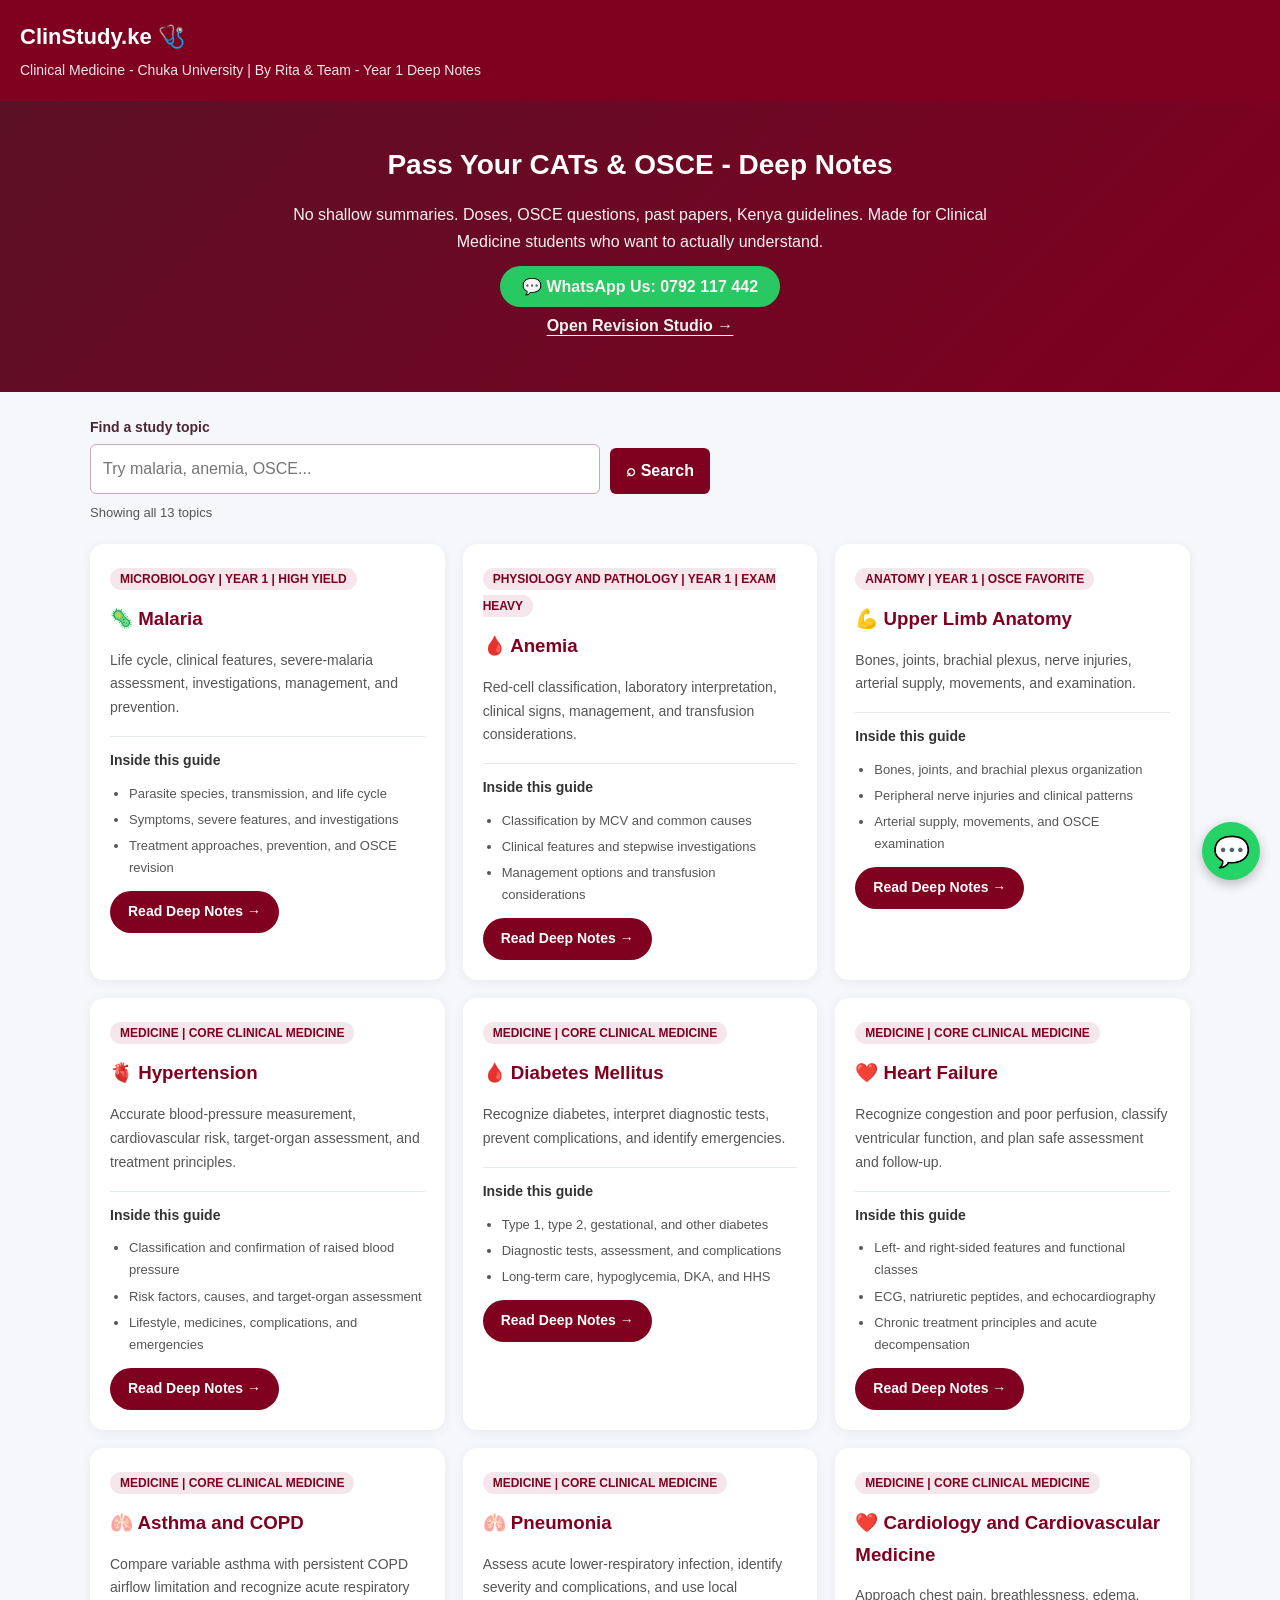
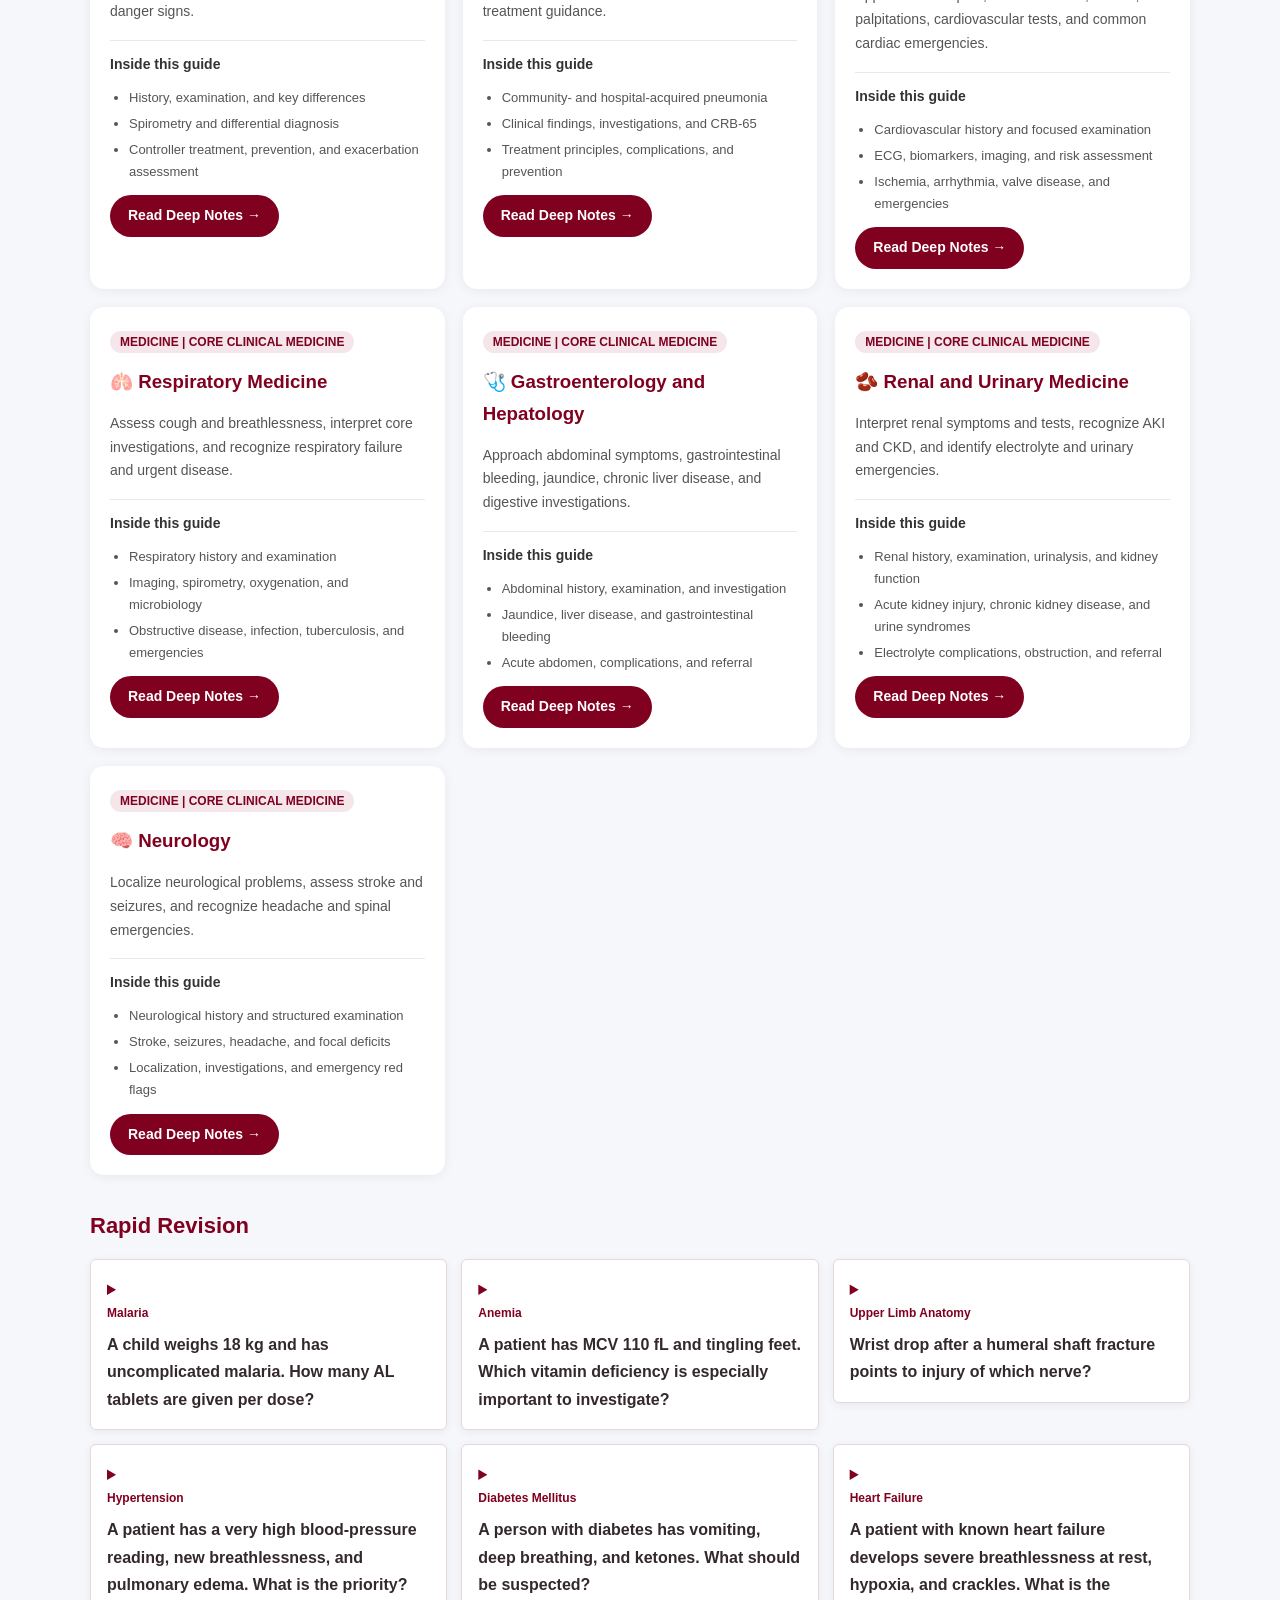
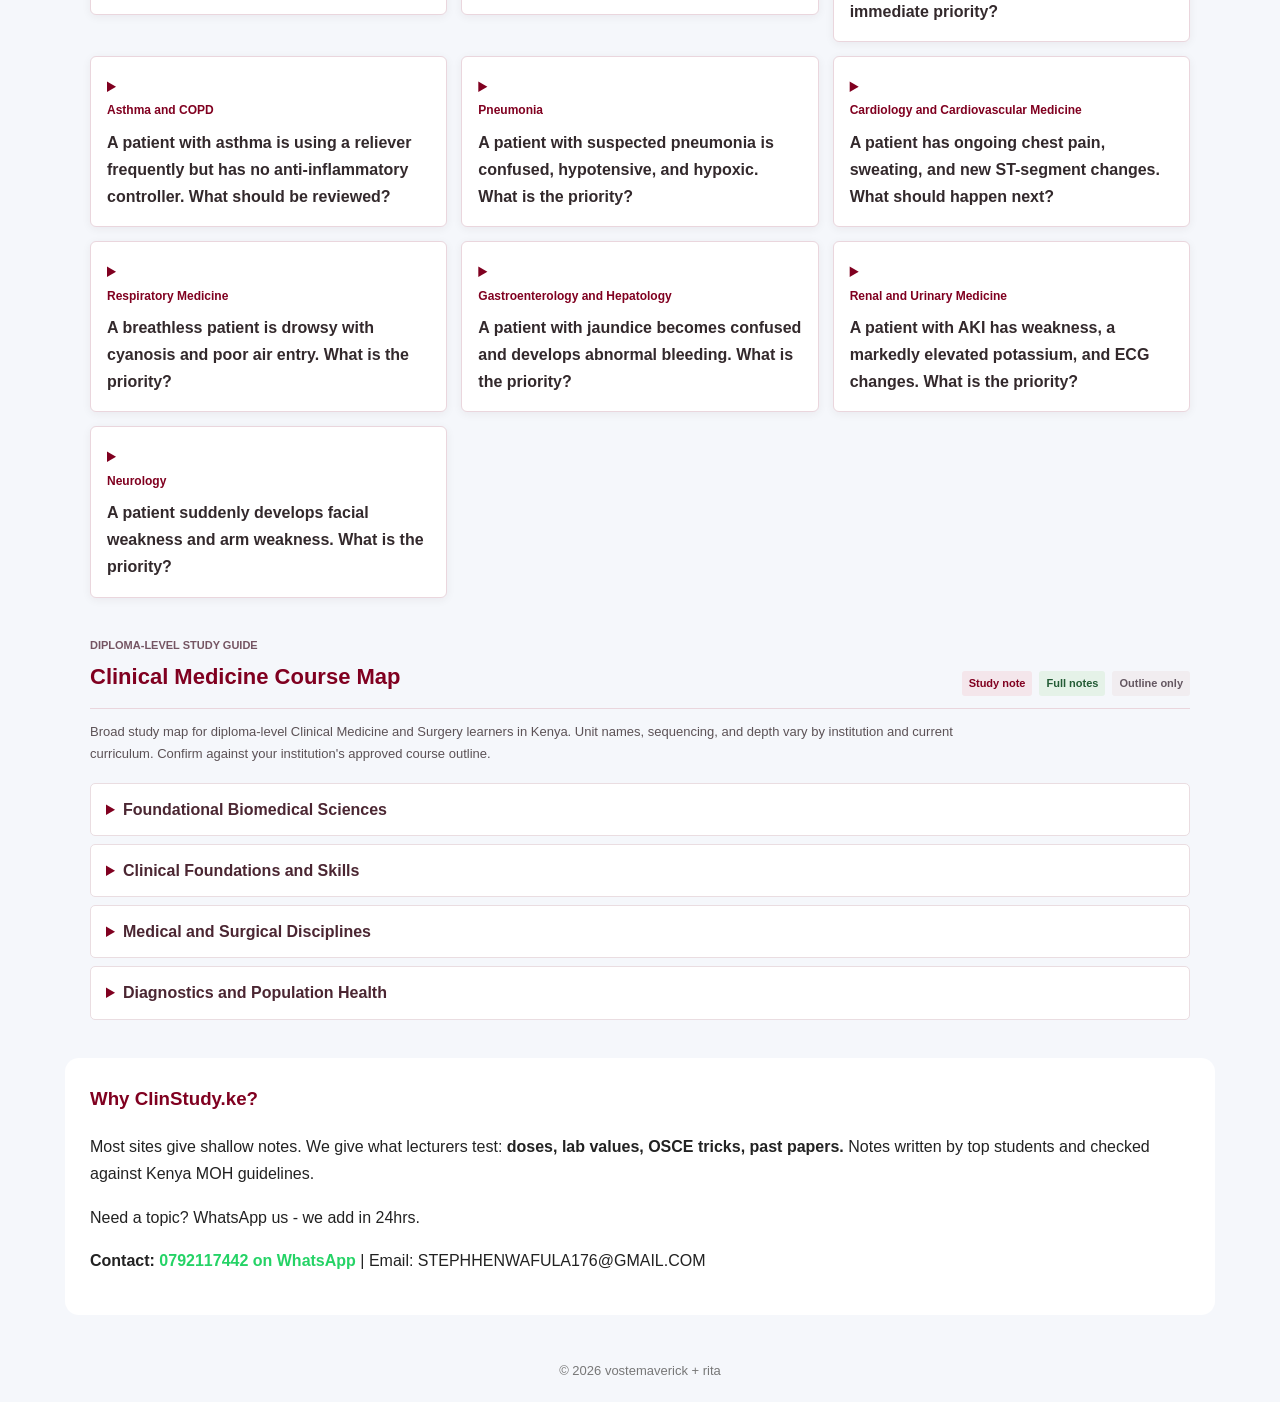
<file: index.html>
<!DOCTYPE html>
<html>
<head>
  <title>ClinStudy.ke - Clinical Medicine Notes Chuka University</title>
  <meta name="viewport" content="width=device-width, initial-scale=1.0">
  <meta name="description" content="Deep clinical notes for Chuka University Clinical Medicine - Malaria, Anemia, Anatomy. By Rita & Team.">
  <link rel="stylesheet" href="styles.css">
  <style>
    body{font-family:Arial;margin:0;background:#f5f7fb;color:#222;line-height:1.7}
    header{background:#800020;color:rgb(255, 255, 255);padding:18px 20px;position:sticky;top:0;z-index:10}
    header h1{margin:0;font-size:22px}
    header p{margin:4px 0 0;opacity:0.9;font-size:14px}
    .hero{background:linear-gradient(135deg,#5b1026,#800020);color:white;padding:40px 20px;text-align:center}
    .hero h2{margin:0;font-size:28px}
    .hero p{max-width:700px;margin:12px auto;opacity:0.95}
    .hero-study-link{margin:10px 0 0}
    .hero-study-link a{color:white;font-weight:bold;text-underline-offset:4px}
    .container{max-width:1100px;margin:20px auto;padding:0 15px;display:grid;grid-template-columns:repeat(auto-fit,minmax(280px,1fr));gap:18px}
    .card{background:white;border-radius:14px;padding:20px;box-shadow:0 2px 12px rgba(0,0,0,0.06);transition:0.2s}
    .card:hover{transform:translateY(-4px);box-shadow:0 6px 20px rgba(0,0,0,0.1)}
    .tag{background:#f4e6eb;color:#800020;padding:4px 10px;border-radius:20px;font-size:12px;font-weight:bold}
    .card h3{margin:12px 0 6px;color:#800020}
    .card p{font-size:14px;color:#555}
    .card a{display:inline-block;margin-top:10px;background:#800020;color:white;padding:9px 18px;border-radius:25px;text-decoration:none;font-weight:bold;font-size:14px}
    .search-area{max-width:1100px;margin:24px auto 0;padding:0 15px}
    .search-area form{display:flex;align-items:end;gap:10px;max-width:620px}
    .search-field{flex:1;min-width:0}
    .search-field label{display:block;margin-bottom:5px;color:#4b2632;font-size:14px;font-weight:bold}
    .search-field input{box-sizing:border-box;width:100%;min-height:44px;padding:10px 12px;border:1px solid #c9aab4;border-radius:6px;background:white;color:#222;font:inherit}
    .search-field input:focus{outline:3px solid #e9cbd5;outline-offset:1px;border-color:#800020}
    .search-area button{min-height:44px;padding:9px 16px;border:0;border-radius:6px;background:#800020;color:white;font:inherit;font-weight:bold;cursor:pointer}
    .search-area button:hover{background:#5b1026}
    .search-status{margin:8px 0 0;color:#555;font-size:13px}
    .search-empty{grid-column:1/-1;margin:0;padding:18px;background:white;border-left:4px solid #800020;color:#4b2632}
    .about{background:white;max-width:1100px;margin:25px auto;padding:25px;border-radius:14px}
    .whatsapp-float{position:fixed;bottom:20px;right:20px;background:#25D366;color:white;width:58px;height:58px;border-radius:50%;display:flex;align-items:center;justify-content:center;text-decoration:none;font-size:30px;box-shadow:0 4px 12px rgba(0,0,0,0.25);z-index:99}
    footer{text-align:center;padding:20px;color:#777;font-size:13px}
  </style>
</head>
<body>
<header>
  <h1>ClinStudy.ke 🩺</h1>
  <p>Clinical Medicine - Chuka University | By Rita & Team - Year 1 Deep Notes</p>
</header>

<div class="hero">
  <h2>Pass Your CATs & OSCE - Deep Notes</h2>
  <p>No shallow summaries. Doses, OSCE questions, past papers, Kenya guidelines. Made for Clinical Medicine students who want to actually understand.</p>
  <p style="margin-top:18px;"><a href="https://wa.me/254792117442?text=Hi%20ClinStudy%2C%20I%20need%20notes%20on%20" style="background:#25D366;color:white;padding:12px 22px;border-radius:25px;text-decoration:none;font-weight:bold;">💬 WhatsApp Us: 0792 117 442</a></p>
  <p class="hero-study-link"><a href="revision.html">Open Revision Studio →</a></p>
</div>

<div class="search-area">
  <form id="topic-search" role="search">
    <div class="search-field">
      <label for="topic-query">Find a study topic</label>
      <input id="topic-query" name="q" type="search" placeholder="Try malaria, anemia, OSCE..." autocomplete="off">
    </div>
    <button type="submit" aria-label="Search topics">⌕ Search</button>
  </form>
  <p id="search-status" class="search-status" aria-live="polite">Loading topics...</p>
</div>

<div class="container" id="topic-list">
  <p id="search-empty" class="search-empty" hidden>No topics match that search. Try a different keyword.</p>
</div>

<section class="revision-section" aria-labelledby="revision-heading">
  <h2 id="revision-heading">Rapid Revision</h2>
  <div class="revision-grid">
  </div>
</section>

<section class="course-map" aria-labelledby="course-map-heading">
  <div class="course-map-heading">
    <div>
      <p class="course-map-kicker">DIPLOMA-LEVEL STUDY GUIDE</p>
      <h2 id="course-map-heading">Clinical Medicine Course Map</h2>
    </div>
    <div class="course-map-legend" aria-label="Topic status key">
        <span class="map-status study-available">Study note</span>
        <span class="map-status available">Full notes</span>
      <span class="map-status outline">Outline only</span>
    </div>
  </div>
  <p id="course-map-note" class="course-map-note"></p>
  <div id="course-map-groups" class="course-map-groups" aria-live="polite">
    <p class="course-map-loading">Loading course map...</p>
  </div>
</section>

<div class="about">
  <h3 style="color:#800020;margin-top:0;">Why ClinStudy.ke?</h3>
  <p>Most sites give shallow notes. We give what lecturers test: <b>doses, lab values, OSCE tricks, past papers.</b> Notes written by top students and checked against Kenya MOH guidelines.</p>
  <p>Need a topic? WhatsApp us - we add in 24hrs.</p>
  <p><b>Contact:</b> <a href="https://wa.me/254792117442?text=Hi%20ClinStudy" style="color:#25D366;font-weight:bold;text-decoration:none;">0792117442 on WhatsApp</a> | Email: STEPHHENWAFULA176@GMAIL.COM</p>
</div>

<a href="https://wa.me/254792117442?text=Hi%20ClinStudy%2C%20I%20need%20help%20with%20" class="whatsapp-float" title="Chat on WhatsApp">💬</a>

<footer>© 2026 vostemaverick + rita
</footer>
<script>
  const searchForm = document.getElementById('topic-search');
  const searchInput = document.getElementById('topic-query');
  const topicList = document.getElementById('topic-list');
  const revisionGrid = document.querySelector('.revision-grid');
  const courseMapGroups = document.getElementById('course-map-groups');
  const courseMapNote = document.getElementById('course-map-note');
  const searchStatus = document.getElementById('search-status');
  const searchEmpty = document.getElementById('search-empty');

  function appendCoverage(card, coverage) {
    const section = document.createElement('div');
    section.className = 'coverage';
    const heading = document.createElement('h4');
    heading.textContent = 'Inside this guide';
    const list = document.createElement('ul');
    coverage.forEach((item) => {
      const listItem = document.createElement('li');
      listItem.textContent = item;
      list.append(listItem);
    });
    section.append(heading, list);
    card.append(section);
  }

  function renderTopicCard(topic) {
    const card = document.createElement('article');
    card.className = 'card';
    card.dataset.search = [
      topic.title,
      topic.subject,
      topic.level,
      topic.description,
      topic.summary,
      ...topic.coverage,
      ...topic.sections.map((section) => section.heading)
    ].join(' ').toLocaleLowerCase();

    const tag = document.createElement('span');
    tag.className = 'tag';
    tag.textContent = `${topic.subject} | ${topic.level}`.toLocaleUpperCase();
    const title = document.createElement('h3');
    title.textContent = `${topic.icon} ${topic.title}`;
    const summary = document.createElement('p');
    summary.textContent = topic.summary;
    appendCoverage(card, topic.coverage);

    const link = document.createElement('a');
    link.href = `topic.html?topic=${encodeURIComponent(topic.id)}`;
    link.textContent = 'Read Deep Notes →';
    card.prepend(tag, title, summary);
    card.append(link);
    topicList.append(card);
  }

  function renderRevisionCard(topic) {
    const quiz = topic.sections.flatMap((section) => section.blocks)
      .find((block) => block.type === 'quiz');
    if (!quiz) return;

    const card = document.createElement('details');
    card.className = 'recall-card';
    const summary = document.createElement('summary');
    const label = document.createElement('span');
    label.className = 'recall-topic';
    label.textContent = topic.title;
    summary.append(label, document.createTextNode(quiz.question));

    const answer = document.createElement('div');
    answer.className = 'recall-answer';
    const answerText = document.createElement('p');
    const strong = document.createElement('b');
    strong.textContent = 'Answer: ';
    answerText.append(strong, document.createTextNode(quiz.answer));
    const link = document.createElement('a');
    link.href = `topic.html?topic=${encodeURIComponent(topic.id)}`;
    link.textContent = 'Review full notes →';
    answer.append(answerText, link);
    card.append(summary, answer);
    revisionGrid.append(card);
  }

  function renderCourseMap(courseMap, courseNotes) {
    const availableTopics = new Map([
      ['malaria', 'malaria'],
      ['anemia', 'anemia'],
      ['upper limb', 'upper-limb'],
      ['upper limb anatomy', 'upper-limb'],
      ['cardiology and cardiovascular medicine', 'cardiology'],
      ['respiratory medicine', 'respiratory'],
      ['gastroenterology and hepatology', 'gastroenterology'],
      ['renal and urinary medicine', 'renal'],
      ['neurology', 'neurology'],
      ['hypertension', 'hypertension'],
      ['diabetes mellitus', 'diabetes'],
      ['heart failure', 'heart-failure'],
      ['asthma and copd', 'asthma-copd'],
      ['pneumonia', 'pneumonia']
    ]);
    const studyNotes = new Map();
    courseNotes.subjects.forEach((subject) => {
      subject.notes.forEach((note) => {
        studyNotes.set(`${subject.title.toLocaleLowerCase()}|${note.title.toLocaleLowerCase()}`, note.text);
      });
    });
    courseMapNote.textContent = courseMap.scopeNote;
    courseMapGroups.replaceChildren();

    courseMap.groups.forEach((groupData) => {
      const group = document.createElement('details');
      group.className = 'course-map-group';
      const summary = document.createElement('summary');
      summary.textContent = groupData.title;
      const topics = document.createElement('div');
      topics.className = 'course-map-topics';

      groupData.topics.forEach((topicData) => {
        const topicGroup = document.createElement('section');
        topicGroup.className = 'course-map-subject';
        const heading = document.createElement('h3');
        heading.textContent = topicData.title;
        const topicList = document.createElement('ul');

        topicData.items.forEach((item) => {
          const itemElement = document.createElement('li');
          const itemRow = document.createElement('div');
          itemRow.className = 'course-map-item-row';
          const itemText = document.createElement('a');
          itemText.className = 'course-map-topic-link';
          itemText.textContent = item;
          const itemKey = item.toLocaleLowerCase();
          const noteId = availableTopics.get(itemKey);
          const noteText = studyNotes.get(`${topicData.title.toLocaleLowerCase()}|${itemKey}`);
          itemElement.dataset.search = `${groupData.title} ${topicData.title} ${item} ${noteText || ''}`.toLocaleLowerCase();
          itemText.href = noteId
            ? `topic.html?topic=${encodeURIComponent(noteId)}`
            : `curriculum.html?subject=${encodeURIComponent(topicData.title)}&topic=${encodeURIComponent(item)}`;
          if (noteId) {
            const status = document.createElement('a');
            status.className = 'map-status available';
            status.href = `topic.html?topic=${encodeURIComponent(noteId)}`;
            status.textContent = 'Full notes';
            status.setAttribute('aria-label', `Open notes for ${item}`);
            itemRow.append(itemText, status);
          } else {
            const status = document.createElement('a');
            status.className = `map-status ${noteText ? 'study-available' : 'outline'}`;
            status.href = itemText.href;
            status.textContent = noteText ? 'Study note' : 'Open topic';
            status.setAttribute('aria-label', `Open ${noteText ? 'study note' : 'topic outline'} for ${item}`);
            itemRow.append(itemText, status);
          }
          itemElement.append(itemRow);
          if (noteText) {
            const noteLink = document.createElement('a');
            noteLink.className = 'course-map-note-link';
            noteLink.href = itemText.href;
            noteLink.textContent = 'Open study note →';
            const noteDetails = document.createElement('details');
            noteDetails.className = 'course-map-note-details';
            const noteSummary = document.createElement('summary');
            noteSummary.textContent = 'Read study note';
            const noteParagraph = document.createElement('p');
            noteParagraph.textContent = noteText;
            noteDetails.append(noteSummary, noteParagraph);
            itemElement.append(noteLink, noteDetails);
          }
          topicList.append(itemElement);
        });

        topicGroup.append(heading, topicList);
        topics.append(topicGroup);
      });

      group.append(summary, topics);
      courseMapGroups.append(group);
    });
  }

  function applyTopicSearch() {
    const query = searchInput.value.trim().toLocaleLowerCase();
    let visibleCount = 0;
    const topicCards = topicList.querySelectorAll('.card');

    topicCards.forEach((card) => {
      const matches = card.dataset.search.includes(query);
      card.hidden = !matches;
      if (matches) visibleCount += 1;
    });

    let matchingMapTopics = 0;
    document.querySelectorAll('.course-map-subject').forEach((subject) => {
      let subjectHasMatch = false;
      subject.querySelectorAll('.course-map-subject li').forEach((item) => {
        const matches = item.dataset.search.includes(query);
        item.hidden = !matches;
        if (matches) {
          matchingMapTopics += 1;
          subjectHasMatch = true;
        }
      });
      subject.hidden = !subjectHasMatch;
    });
    document.querySelectorAll('.course-map-group').forEach((group) => {
      const hasVisibleTopic = Array.from(group.querySelectorAll('.course-map-subject'))
        .some((subject) => !subject.hidden);
      group.hidden = !hasVisibleTopic;
      if (query && hasVisibleTopic) group.open = true;
      if (!query) group.open = false;
    });

    searchEmpty.hidden = visibleCount > 0 || matchingMapTopics > 0;
    searchStatus.textContent = query
      ? `${visibleCount + matchingMapTopics} ${visibleCount + matchingMapTopics === 1 ? 'match' : 'matches'} in notes and course map`
      : `Showing all ${visibleCount} topics`;
  }

  searchForm.addEventListener('submit', (event) => {
    event.preventDefault();
    applyTopicSearch();
  });
  searchInput.addEventListener('input', applyTopicSearch);

  async function loadTopicCatalog() {
    try {
      const manifestResponse = await fetch('topics/index.json');
      if (!manifestResponse.ok) throw new Error('Topic manifest could not be loaded.');
      const manifest = await manifestResponse.json();
      if (!Array.isArray(manifest.topics)) throw new Error('Topic manifest is invalid.');
      const topicIds = manifest.topics.filter((topicId) => /^[a-z0-9-]+$/.test(topicId));
      const topics = await Promise.all(topicIds.map(async (topicId) => {
        const response = await fetch(`topics/${topicId}.json`);
        if (!response.ok) throw new Error('Topic data could not be loaded.');
        return response.json();
      }));
      topics.forEach((topic) => {
        renderTopicCard(topic);
        renderRevisionCard(topic);
      });
      const courseMapResponse = await fetch('topics/course-map.json');
      if (!courseMapResponse.ok) throw new Error('Course map could not be loaded.');
      const courseNotesResponse = await fetch('topics/course-notes.json');
      if (!courseNotesResponse.ok) throw new Error('Course notes could not be loaded.');
      renderCourseMap(await courseMapResponse.json(), await courseNotesResponse.json());
      applyTopicSearch();
    } catch (error) {
      if (!topicList.querySelector('.card')) {
        searchStatus.textContent = 'Topics could not be loaded. Open the site through a web server and try again.';
        searchEmpty.hidden = false;
        searchEmpty.textContent = 'Study topic data is unavailable.';
      } else {
        courseMapGroups.replaceChildren();
        courseMapGroups.append(Object.assign(document.createElement('p'), {
          className: 'course-map-loading',
          textContent: 'The course map could not be loaded.'
        }));
      }
    }
  }

  loadTopicCatalog();
</script>
</body>
</html>
</file>
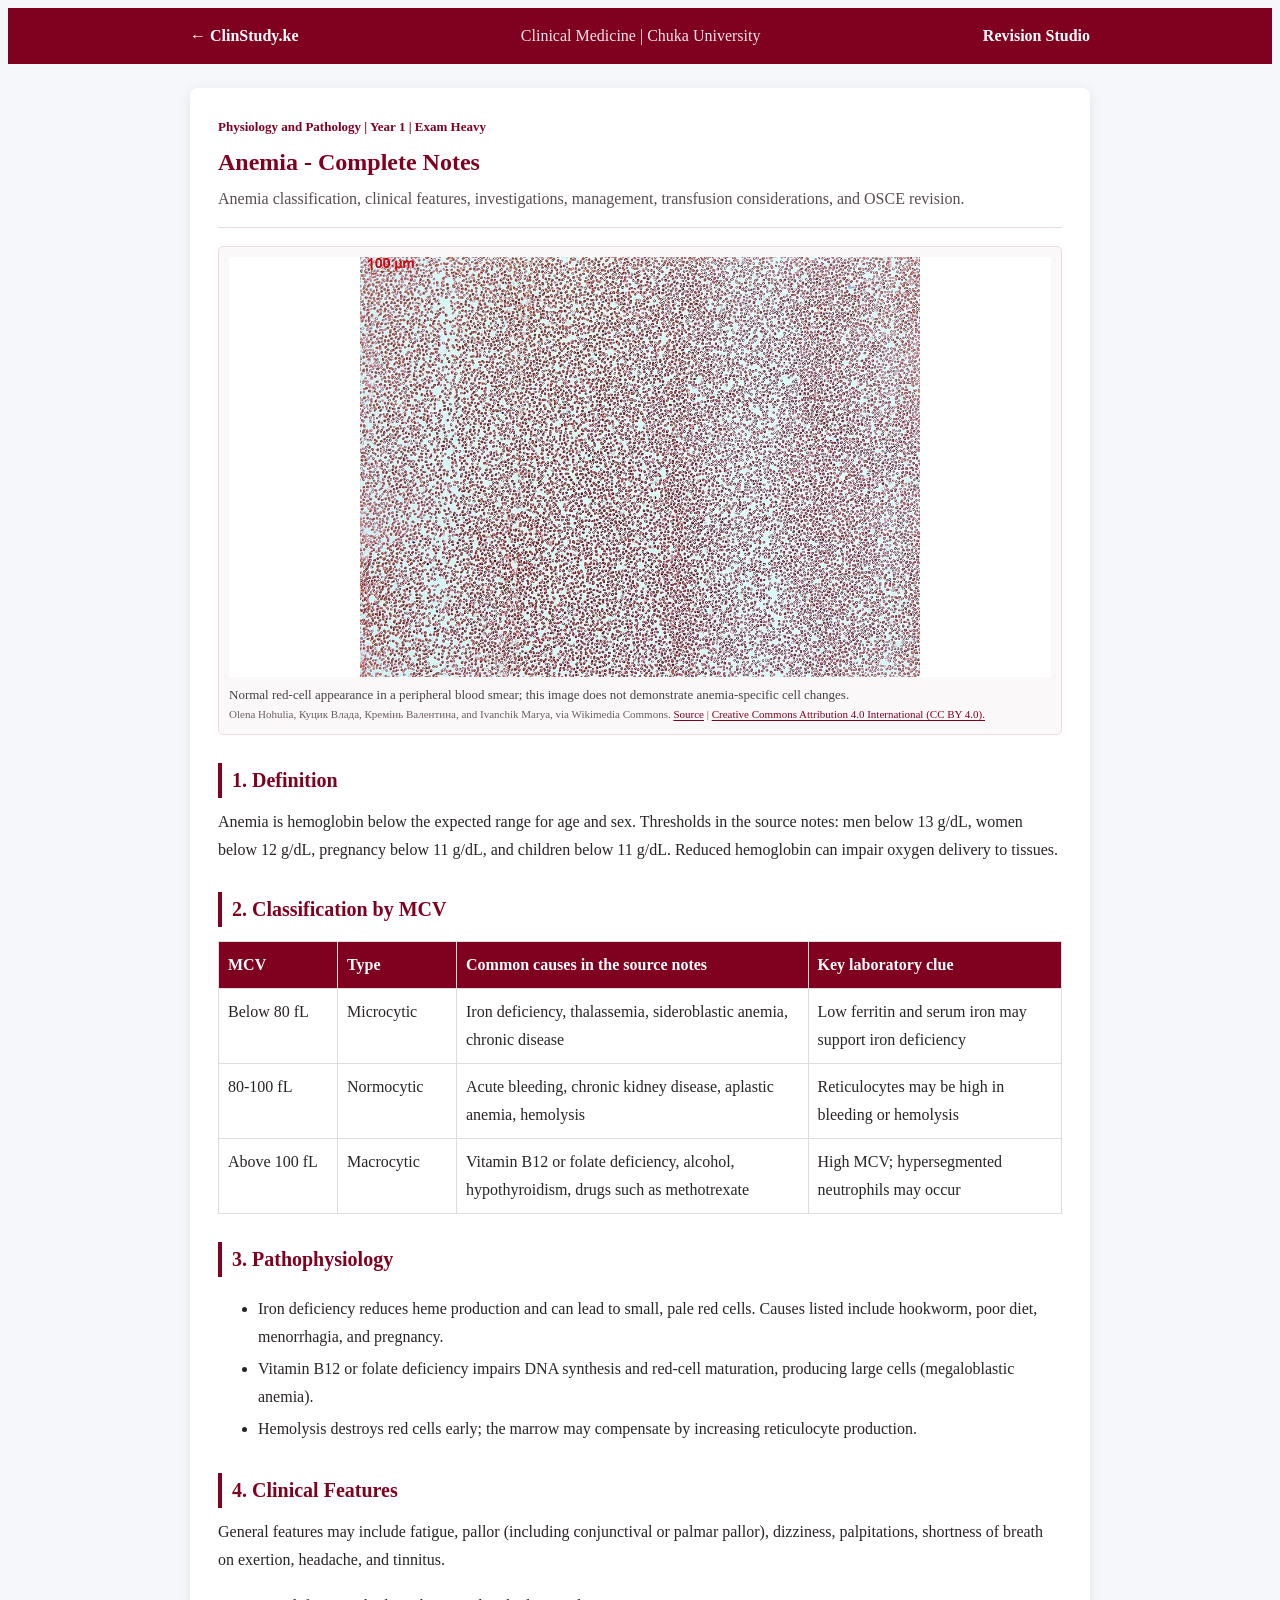
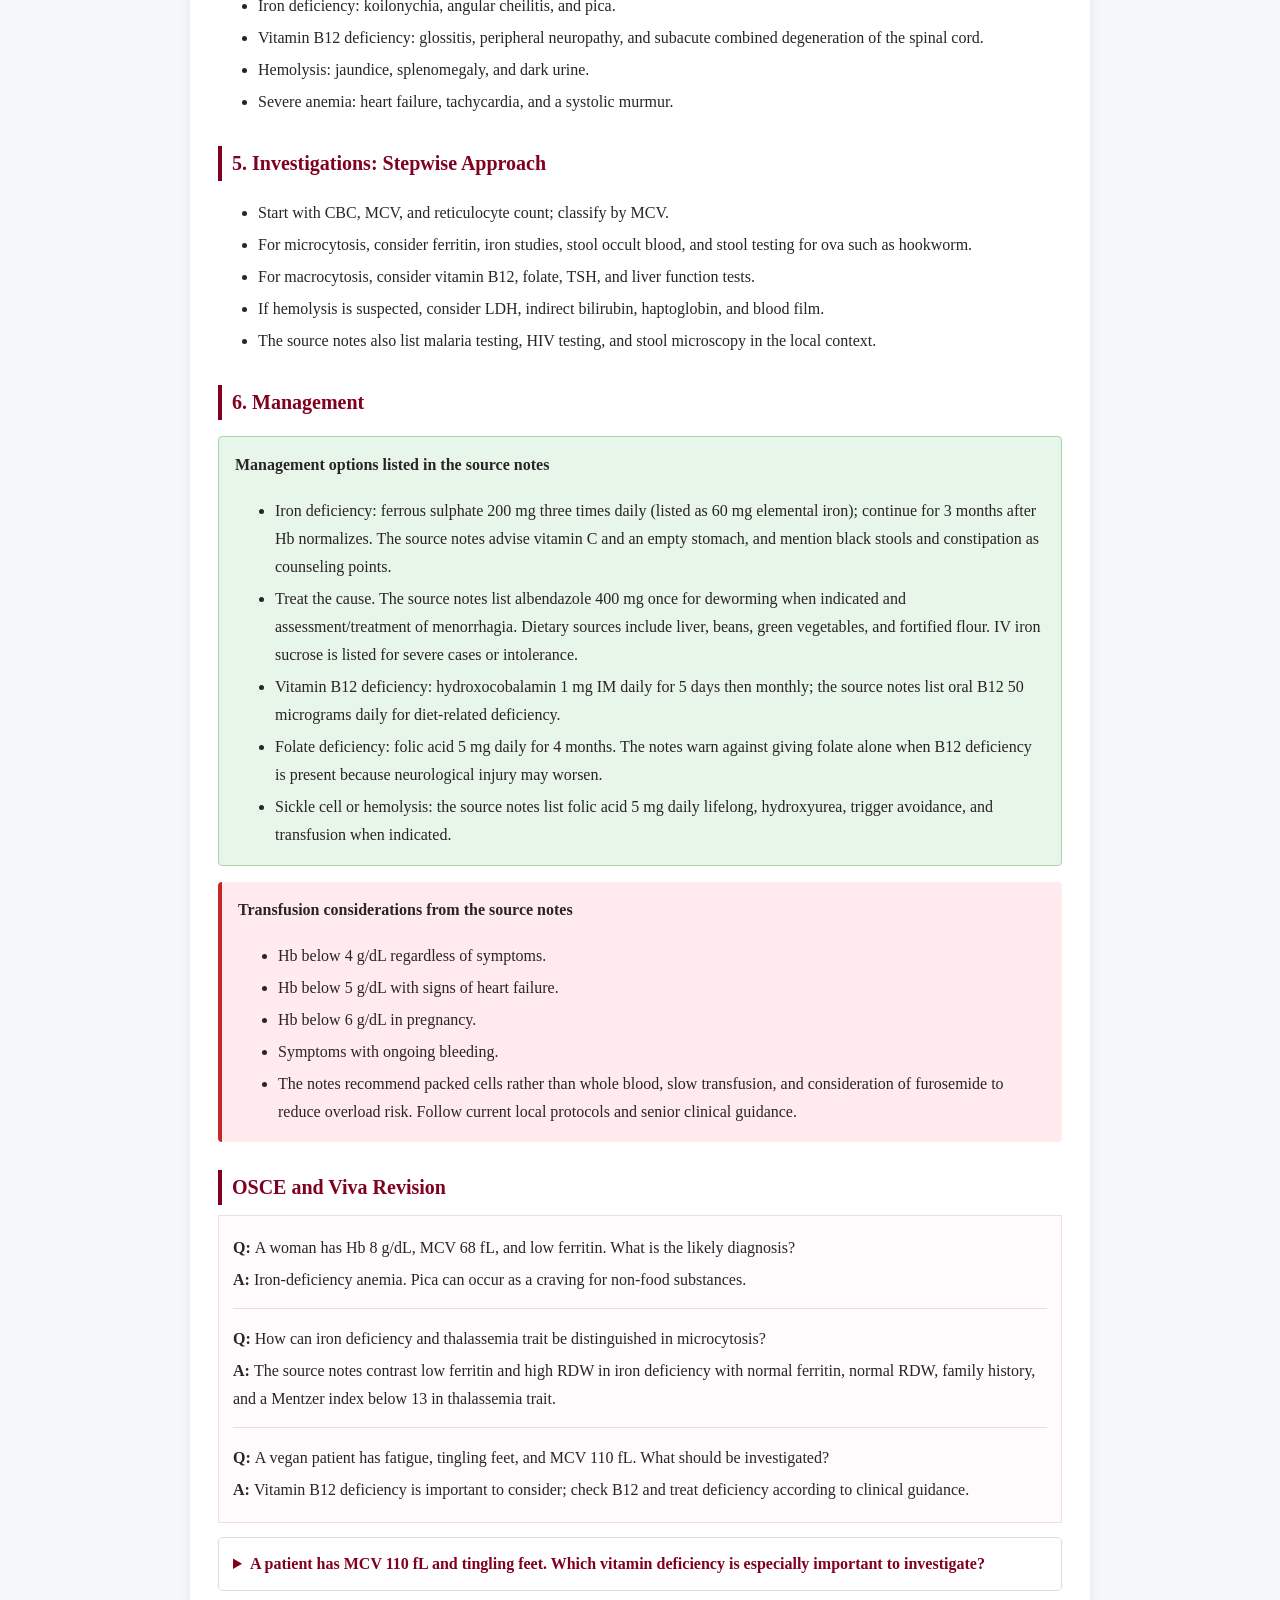
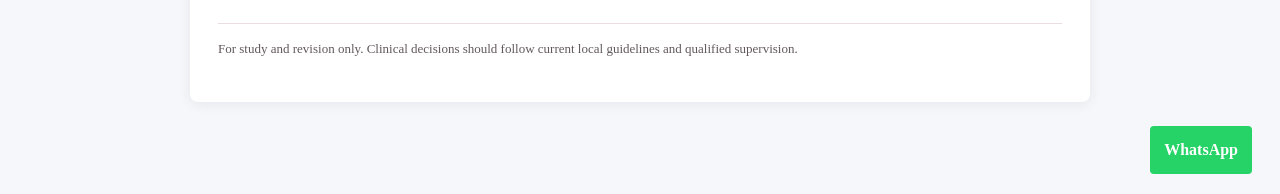
<file: anemia.html>
<!DOCTYPE html>
<html lang="en">
<head>
  <meta charset="UTF-8">
  <meta name="viewport" content="width=device-width, initial-scale=1.0">
  <meta http-equiv="refresh" content="0; url=topic.html?topic=anemia">
  <title>Anemia Notes | ClinStudy.ke</title>
</head>
<body>
  <p>Opening the <a href="topic.html?topic=anemia">Anemia study notes</a>...</p>
  <script>window.location.replace('topic.html?topic=anemia');</script>
</body>
</html>
</file>
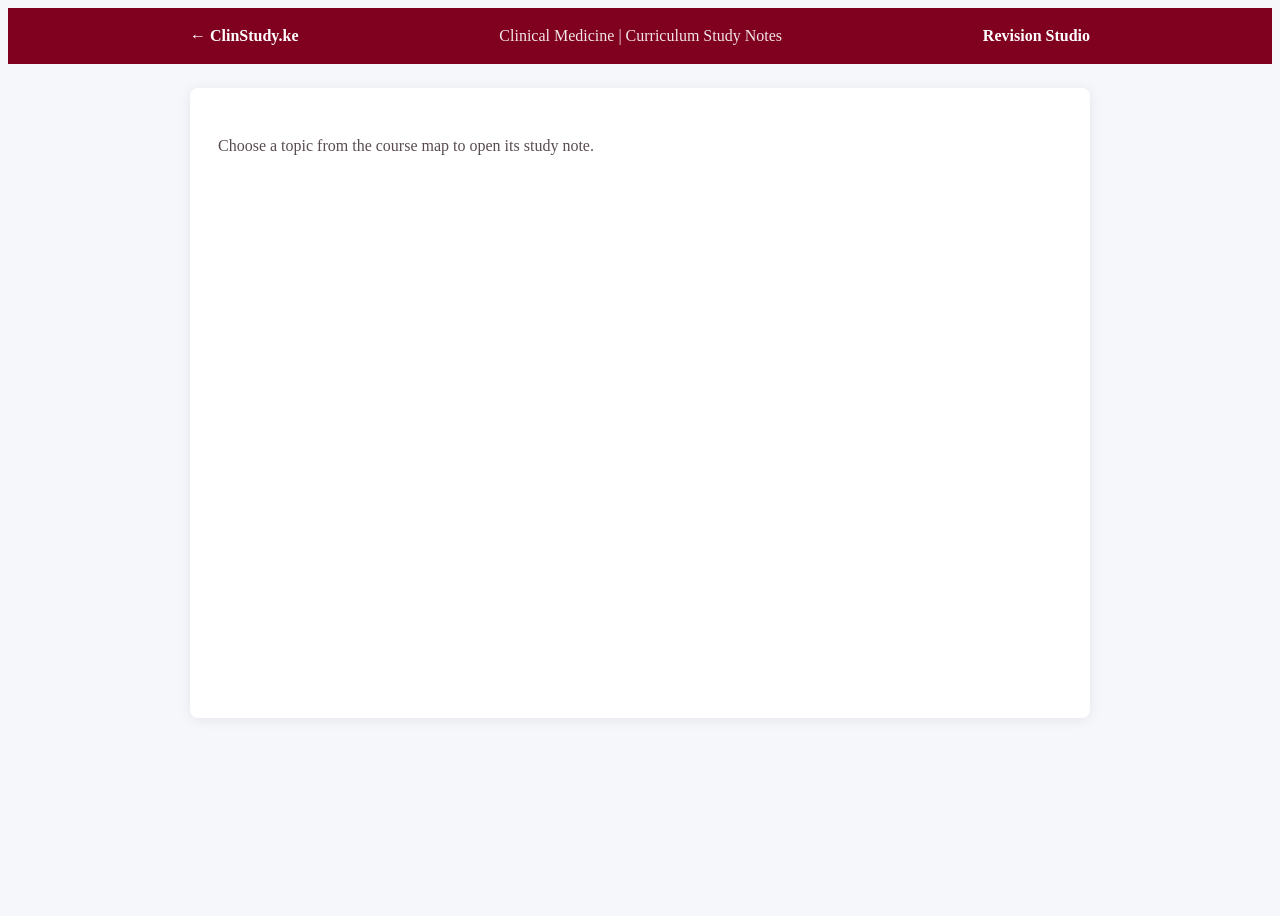
<file: curriculum.html>
<!DOCTYPE html>
<html lang="en">
<head>
  <meta charset="UTF-8">
  <meta name="viewport" content="width=device-width, initial-scale=1.0">
  <meta name="description" content="Curriculum study notes for Clinical Medicine students.">
  <title>Curriculum Study Note | ClinStudy.ke</title>
  <link rel="stylesheet" href="styles.css">
</head>
<body class="notes-page">
  <header class="notes-header">
    <a href="index.html">← ClinStudy.ke</a>
    <span>Clinical Medicine | Curriculum Study Notes</span>
    <a class="notes-revision-link" href="revision.html">Revision Studio</a>
  </header>
  <main class="notes-content curriculum-content">
    <p id="curriculum-status" class="topic-status" role="status" aria-live="polite">Loading curriculum note...</p>
    <article id="curriculum-article" hidden>
      <div class="topic-heading">
        <p id="curriculum-meta" class="topic-meta"></p>
        <h1 id="curriculum-title"></h1>
        <p id="curriculum-description" class="topic-description"></p>
      </div>
      <section class="notes-section" aria-labelledby="study-note-heading">
        <h2 id="study-note-heading">Curriculum study note</h2>
        <p id="curriculum-note"></p>
      </section>
      <div class="curriculum-actions">
        <button type="button" id="reviewed-button" class="revision-primary" aria-pressed="false">Mark as reviewed</button>
        <span id="reviewed-status" role="status" aria-live="polite"></span>
      </div>
      <nav class="curriculum-navigation" aria-label="Topics in this subject">
        <a id="previous-topic" class="revision-secondary" href="#">← Previous topic</a>
        <label for="subject-topic-select">Go to another topic</label>
        <select id="subject-topic-select"></select>
        <a id="next-topic" class="revision-secondary" href="#">Next topic →</a>
      </nav>
      <p class="curriculum-disclaimer">This is a concise curriculum study note, not a complete clinical guideline. Use your institution's approved materials and current local protocols for detailed learning and clinical decisions.</p>
    </article>
  </main>
  <script>
    const query = new URLSearchParams(window.location.search);
    const subjectName = query.get('subject');
    const topicName = query.get('topic');
    const statusElement = document.getElementById('curriculum-status');
    const articleElement = document.getElementById('curriculum-article');
    const reviewedButton = document.getElementById('reviewed-button');
    const reviewedStatus = document.getElementById('reviewed-status');
    const topicSelect = document.getElementById('subject-topic-select');
    const progressKey = 'clinstudy-curriculum-reviewed-v1';

    function normalize(value) {
      return value.trim().toLocaleLowerCase();
    }

    function topicUrl(subject, title) {
      return `curriculum.html?subject=${encodeURIComponent(subject)}&topic=${encodeURIComponent(title)}`;
    }

    function setReviewed(reviewed, key) {
      let progress;
      try {
        progress = JSON.parse(localStorage.getItem(progressKey) || '{}');
        if (!progress || typeof progress !== 'object' || Array.isArray(progress)) progress = {};
        if (reviewed) progress[key] = true;
        else delete progress[key];
        localStorage.setItem(progressKey, JSON.stringify(progress));
        reviewedButton.setAttribute('aria-pressed', String(reviewed));
        reviewedButton.textContent = reviewed ? 'Reviewed ✓' : 'Mark as reviewed';
        reviewedStatus.textContent = reviewed ? 'Review progress saved on this device.' : 'Review mark removed.';
      } catch (error) {
        reviewedStatus.textContent = 'Review progress could not be saved in this browser.';
      }
    }

    async function loadCurriculumNote() {
      if (!subjectName || !topicName) {
        statusElement.textContent = 'Choose a topic from the course map to open its study note.';
        return;
      }

      try {
        const [mapResponse, notesResponse] = await Promise.all([
          fetch('topics/course-map.json'),
          fetch('topics/course-notes.json')
        ]);
        if (!mapResponse.ok || !notesResponse.ok) throw new Error('Curriculum files could not be loaded.');
        const [courseMap, courseNotes] = await Promise.all([mapResponse.json(), notesResponse.json()]);
        const subject = courseMap.groups
          .flatMap((group) => group.topics)
          .find((entry) => normalize(entry.title) === normalize(subjectName));
        if (!subject) {
          statusElement.textContent = 'This curriculum subject could not be found. Return to the course map and choose a listed topic.';
          return;
        }

        const selectedIndex = subject.items.findIndex((item) => normalize(item) === normalize(topicName));
        if (selectedIndex < 0) {
          statusElement.textContent = 'This curriculum topic could not be found. Return to the course map and choose a listed topic.';
          return;
        }

        const title = subject.items[selectedIndex];
        const note = courseNotes.subjects
          .find((entry) => normalize(entry.title) === normalize(subject.title))
          ?.notes.find((entry) => normalize(entry.title) === normalize(title));
        if (!note) throw new Error(`Study note unavailable for ${title}.`);

        document.title = `${title} | Curriculum Notes | ClinStudy.ke`;
        document.getElementById('curriculum-meta').textContent = subject.title;
        document.getElementById('curriculum-title').textContent = title;
        document.getElementById('curriculum-description').textContent = `Course-map topic in ${subject.title}.`;
        document.getElementById('curriculum-note').textContent = note.text;

        subject.items.forEach((item, index) => {
          const option = document.createElement('option');
          option.value = String(index);
          option.textContent = item;
          option.selected = index === selectedIndex;
          topicSelect.append(option);
        });
        topicSelect.addEventListener('change', () => {
          const selectedTopic = subject.items[Number(topicSelect.value)];
          if (selectedTopic) window.location.href = topicUrl(subject.title, selectedTopic);
        });

        const previous = subject.items[selectedIndex - 1];
        const next = subject.items[selectedIndex + 1];
        const previousLink = document.getElementById('previous-topic');
        const nextLink = document.getElementById('next-topic');
        if (previous) previousLink.href = topicUrl(subject.title, previous);
        else previousLink.hidden = true;
        if (next) nextLink.href = topicUrl(subject.title, next);
        else nextLink.hidden = true;

        const progressId = `${normalize(subject.title)}|${normalize(title)}`;
        let progress = {};
        try {
          progress = JSON.parse(localStorage.getItem(progressKey) || '{}');
        } catch (error) {
          reviewedStatus.textContent = 'Saved review progress could not be read.';
        }
        if (progress && typeof progress === 'object' && progress[progressId]) {
          reviewedButton.setAttribute('aria-pressed', 'true');
          reviewedButton.textContent = 'Reviewed ✓';
          reviewedStatus.textContent = 'Review progress saved on this device.';
        }
        reviewedButton.addEventListener('click', () => {
          setReviewed(reviewedButton.getAttribute('aria-pressed') !== 'true', progressId);
        });

        statusElement.hidden = true;
        articleElement.hidden = false;
      } catch (error) {
        statusElement.textContent = 'Curriculum notes could not be loaded. Open the site through a web server and try again.';
      }
    }

    loadCurriculumNote();
  </script>
</body>
</html>
</file>
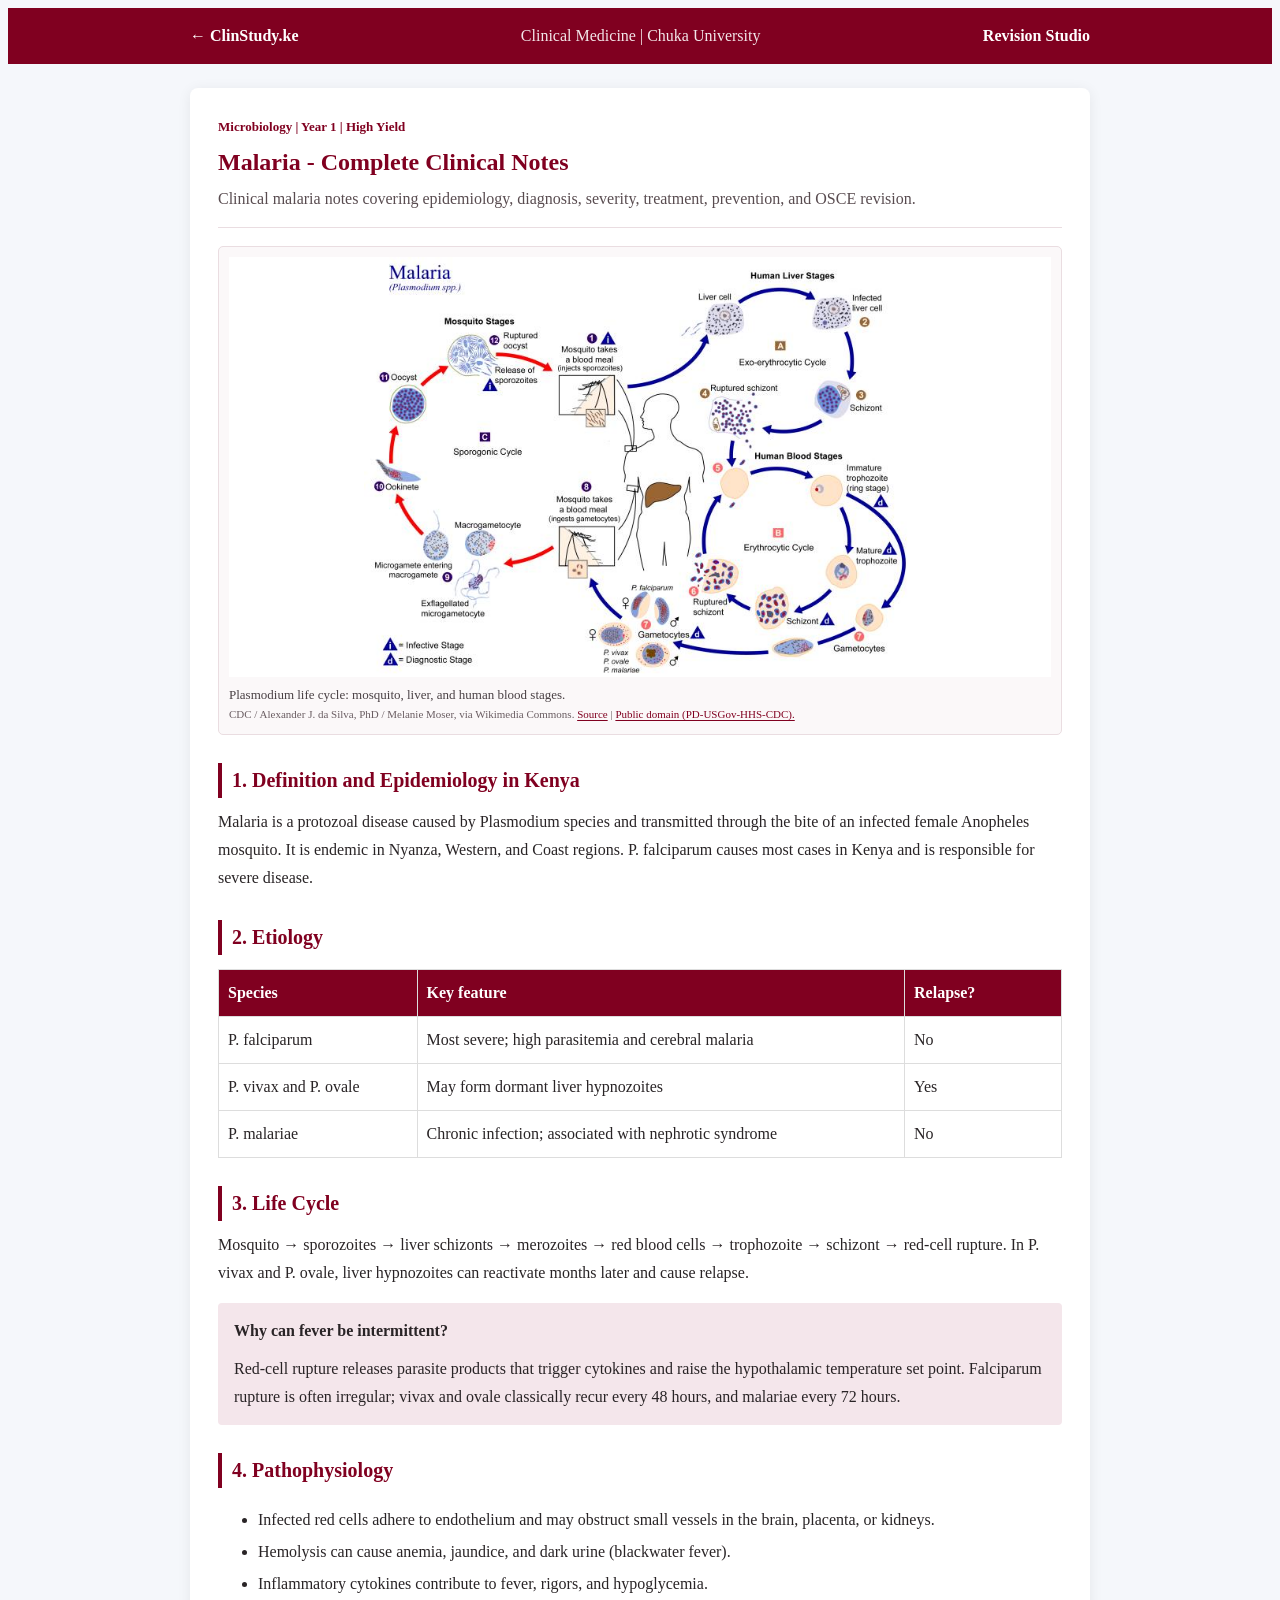
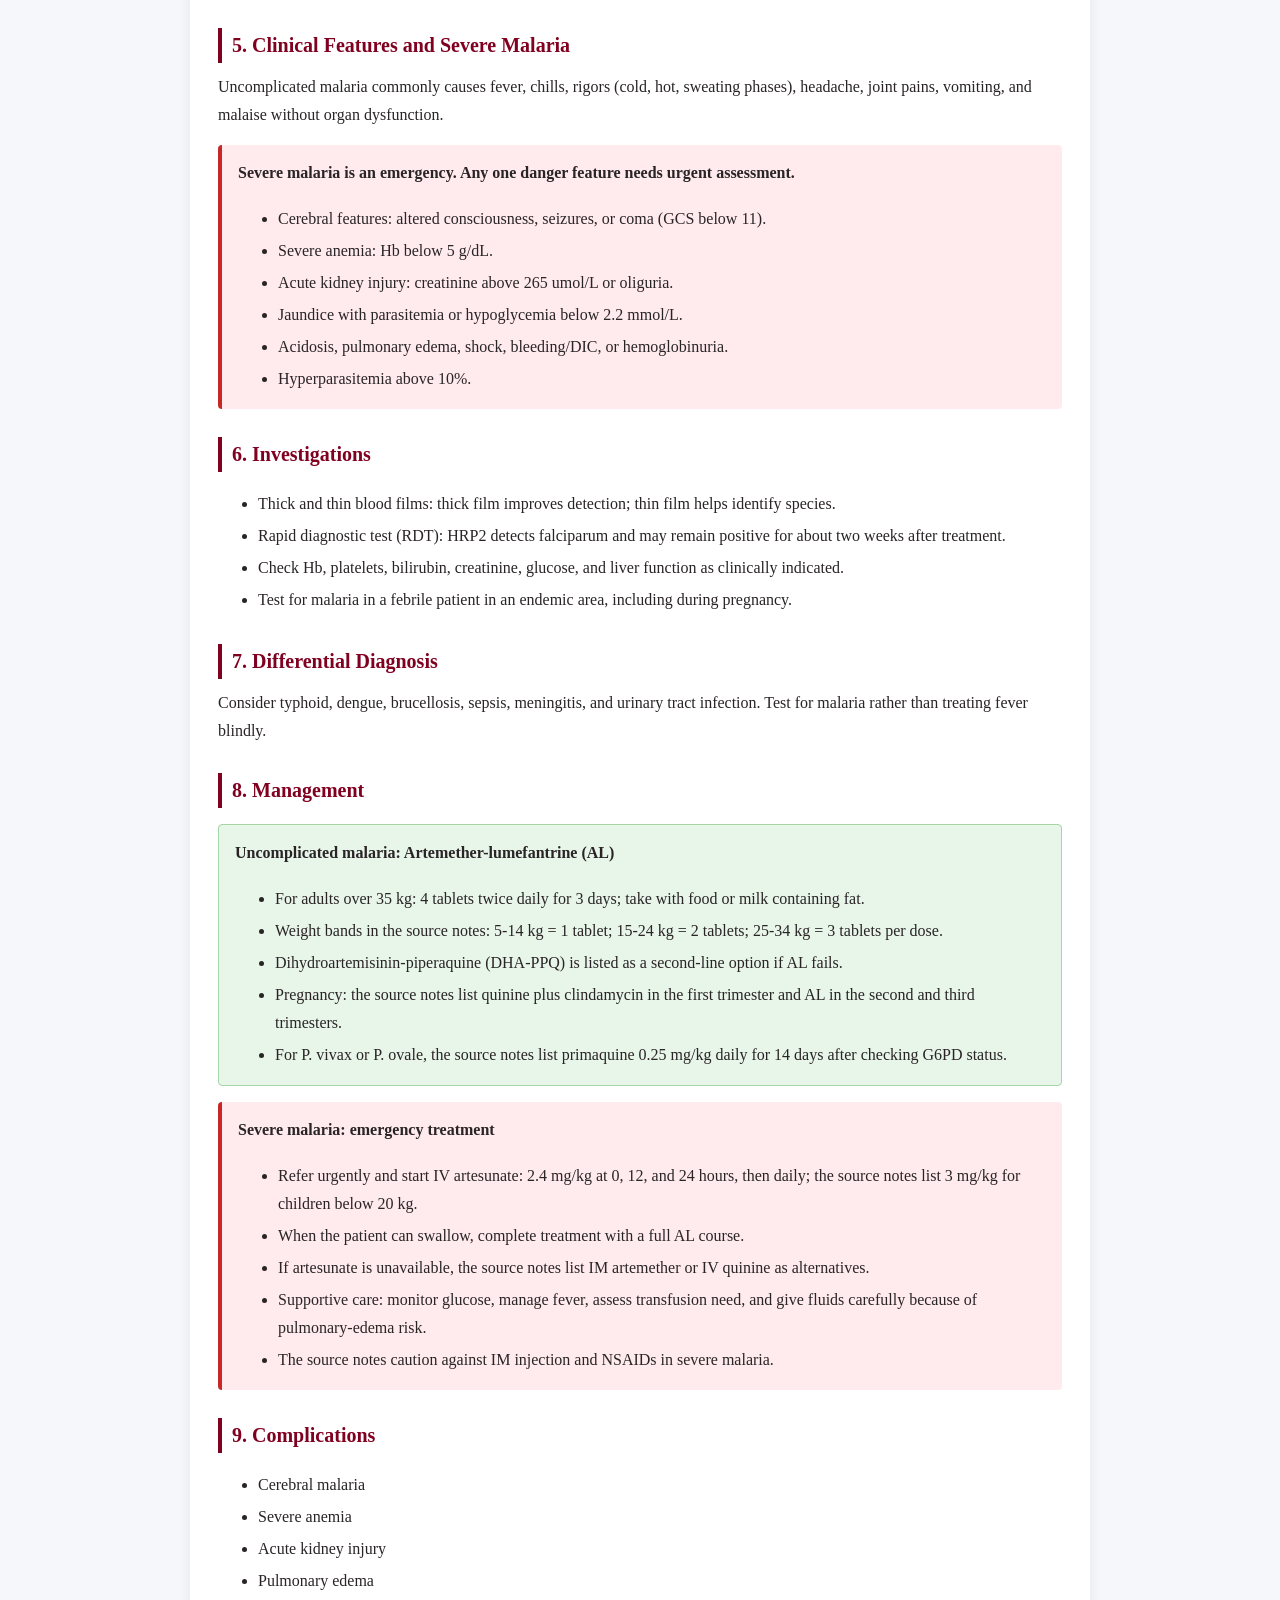
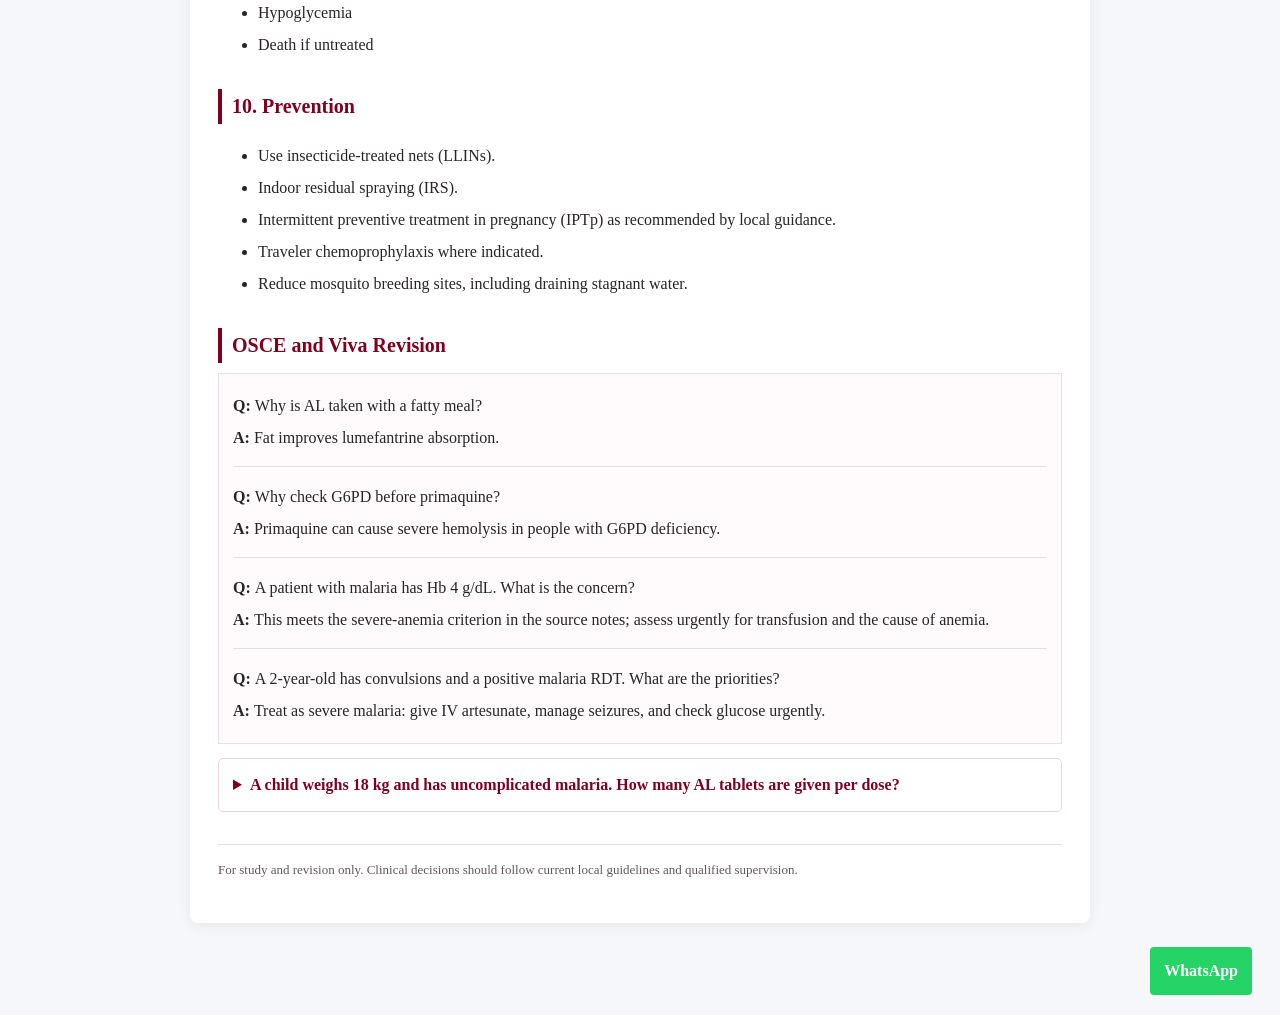
<file: malaria.html>
<!DOCTYPE html>
<html lang="en">
<head>
  <meta charset="UTF-8">
  <meta name="viewport" content="width=device-width, initial-scale=1.0">
  <meta http-equiv="refresh" content="0; url=topic.html?topic=malaria">
  <title>Malaria Notes | ClinStudy.ke</title>
</head>
<body>
  <p>Opening the <a href="topic.html?topic=malaria">Malaria study notes</a>...</p>
  <script>window.location.replace('topic.html?topic=malaria');</script>
</body>
</html>
</file>
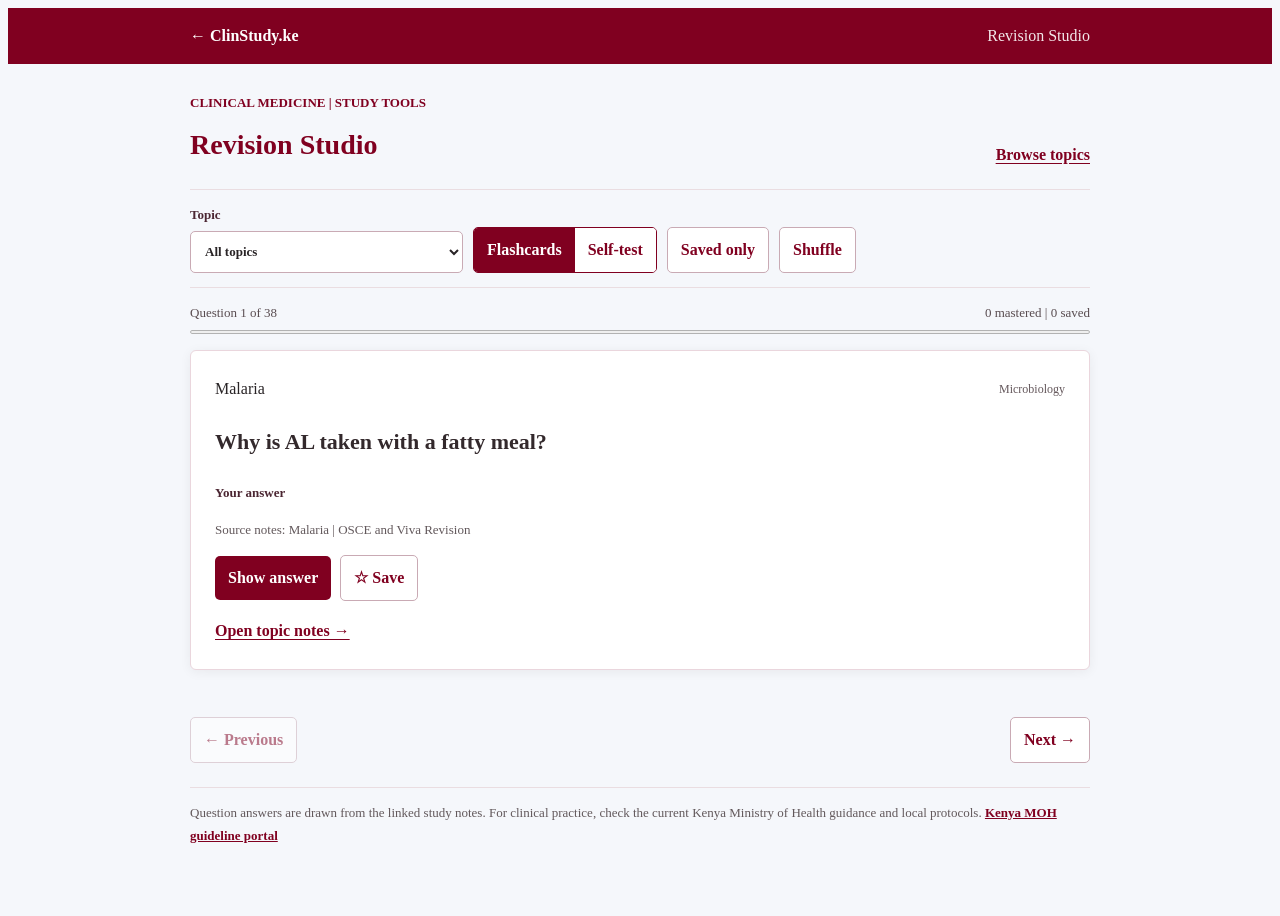
<file: revision.html>
<!DOCTYPE html>
<html lang="en">
<head>
  <meta charset="UTF-8">
  <meta name="viewport" content="width=device-width, initial-scale=1.0">
  <meta name="description" content="Flashcards and self-tests for ClinStudy Clinical Medicine topics.">
  <title>Revision Studio | ClinStudy.ke</title>
  <link rel="stylesheet" href="styles.css">
</head>
<body class="notes-page">
  <header class="notes-header">
    <a href="index.html">← ClinStudy.ke</a>
    <span>Revision Studio</span>
  </header>
  <main class="revision-page">
    <div class="revision-heading">
      <div>
        <p class="topic-meta">CLINICAL MEDICINE | STUDY TOOLS</p>
        <h1>Revision Studio</h1>
      </div>
      <a class="revision-home-link" href="index.html">Browse topics</a>
    </div>

    <section class="revision-controls" aria-label="Revision filters">
      <label class="revision-filter">
        <span>Topic</span>
        <select id="topic-filter">
          <option value="all">All topics</option>
        </select>
      </label>
      <div class="revision-mode" role="group" aria-label="Study mode">
        <button type="button" data-mode="flashcard" aria-pressed="true">Flashcards</button>
        <button type="button" data-mode="self-test" aria-pressed="false">Self-test</button>
      </div>
      <button type="button" id="saved-filter" class="revision-secondary" aria-pressed="false">Saved only</button>
      <button type="button" id="shuffle-button" class="revision-secondary">Shuffle</button>
    </section>

    <section class="revision-progress" aria-label="Study progress">
      <p id="session-count">Loading questions...</p>
      <p id="progress-count">0 mastered | 0 saved</p>
      <progress id="progress-bar" value="0" max="1" aria-label="Mastered questions"></progress>
    </section>

    <article id="study-card" class="study-card" hidden>
      <div class="study-card-meta">
        <span id="card-topic" class="tag"></span>
        <span id="card-type" class="card-type"></span>
      </div>
      <h2 id="card-question"></h2>
      <label id="answer-input-label" class="answer-input-label" for="answer-input" hidden>Your answer</label>
      <textarea id="answer-input" rows="3" placeholder="Write or think through your answer before revealing it." hidden></textarea>
      <div id="card-answer" class="card-answer" hidden></div>
      <p id="card-source" class="card-source"></p>
      <div class="study-actions">
        <button type="button" id="reveal-button" class="revision-primary">Show answer</button>
        <button type="button" id="again-button" class="revision-secondary" hidden>Review again</button>
        <button type="button" id="known-button" class="revision-primary" hidden>Got it</button>
        <button type="button" id="bookmark-button" class="bookmark-button" aria-pressed="false" title="Save this question">☆ Save</button>
      </div>
      <a id="source-link" class="source-link" href="topic.html">Open topic notes →</a>
    </article>

    <div id="empty-state" class="revision-empty" hidden>
      <h2>No questions in this view</h2>
      <p>Choose another topic or switch study mode.</p>
    </div>
    <p id="revision-status" class="revision-status" role="status" aria-live="polite"></p>

    <nav class="revision-navigation" aria-label="Question navigation">
      <button type="button" id="previous-button" class="revision-secondary">← Previous</button>
      <button type="button" id="next-button" class="revision-secondary">Next →</button>
    </nav>

    <p class="guideline-note">Question answers are drawn from the linked study notes. For clinical practice, check the current Kenya Ministry of Health guidance and local protocols. <a href="https://guidelines.health.go.ke/" target="_blank" rel="noopener noreferrer">Kenya MOH guideline portal</a></p>
  </main>

  <script>
    const storageKey = 'clinstudy-revision-v1';
    const topicFilter = document.getElementById('topic-filter');
    const modeButtons = document.querySelectorAll('[data-mode]');
    const studyCard = document.getElementById('study-card');
    const emptyState = document.getElementById('empty-state');
    const questionElement = document.getElementById('card-question');
    const answerElement = document.getElementById('card-answer');
    const sourceElement = document.getElementById('card-source');
    const sourceLink = document.getElementById('source-link');
    const answerInput = document.getElementById('answer-input');
    const answerInputLabel = document.getElementById('answer-input-label');
    const revealButton = document.getElementById('reveal-button');
    const againButton = document.getElementById('again-button');
    const knownButton = document.getElementById('known-button');
    const bookmarkButton = document.getElementById('bookmark-button');
    const previousButton = document.getElementById('previous-button');
    const nextButton = document.getElementById('next-button');
    const statusElement = document.getElementById('revision-status');
    const sessionCount = document.getElementById('session-count');
    const progressCount = document.getElementById('progress-count');
    const progressBar = document.getElementById('progress-bar');
    const savedFilter = document.getElementById('saved-filter');
    const shuffleButton = document.getElementById('shuffle-button');

    let topics = [];
    let cards = [];
    let baseCards = [];
    let visibleCards = [];
    let currentIndex = 0;
    let mode = 'flashcard';
    let savedOnly = false;
    let shuffled = false;
    let state = { mastered: {}, bookmarks: {} };

    try {
      const storedState = JSON.parse(localStorage.getItem(storageKey) || '{}');
      state = {
        mastered: storedState.mastered && typeof storedState.mastered === 'object' ? storedState.mastered : {},
        bookmarks: storedState.bookmarks && typeof storedState.bookmarks === 'object' ? storedState.bookmarks : {}
      };
    } catch (error) {
      localStorage.removeItem(storageKey);
    }

    function saveState() {
      localStorage.setItem(storageKey, JSON.stringify(state));
    }

    function makeSlug(value) {
      return value.toLocaleLowerCase()
        .normalize('NFKD')
        .replace(/[^a-z0-9]+/g, '-')
        .replace(/^-|-$/g, '');
    }

    function makeCardId(topicId, question) {
      return `${topicId}:${makeSlug(question)}`;
    }

    function makeSectionId(topicId, heading) {
      return `${topicId}-${makeSlug(heading)}`;
    }

    function collectCards(topic) {
      topic.sections.forEach((section) => {
        section.blocks.forEach((block) => {
          if (block.type === 'qa') {
            block.items.forEach((item) => cards.push({
              id: makeCardId(topic.id, item.question),
              topicId: topic.id,
              topicTitle: topic.title,
              subject: topic.subject,
              section: section.heading,
              sectionId: makeSectionId(topic.id, section.heading),
              kind: 'flashcard',
              question: item.question,
              answer: item.answer
            }));
          }
          if (block.type === 'quiz') {
            cards.push({
              id: makeCardId(topic.id, block.question),
              topicId: topic.id,
              topicTitle: topic.title,
              subject: topic.subject,
              section: section.heading,
              sectionId: makeSectionId(topic.id, section.heading),
              kind: 'self-test',
              question: block.question,
              answer: block.answer
            });
          }
        });
      });
    }

    function setMode(nextMode) {
      mode = nextMode;
      modeButtons.forEach((button) => {
        button.setAttribute('aria-pressed', String(button.dataset.mode === mode));
      });
      currentIndex = 0;
      updateView();
    }

    function getVisibleCards() {
      const selectedTopic = topicFilter.value;
      return cards.filter((card) => {
        const matchesTopic = selectedTopic === 'all' || card.topicId === selectedTopic;
        const matchesMode = card.kind === mode;
        const matchesSaved = !savedOnly || Boolean(state.bookmarks[card.id]);
        return matchesTopic && matchesMode && matchesSaved;
      });
    }

    function updateProgress() {
      const masteredCount = Object.values(state.mastered).filter(Boolean).length;
      const bookmarkCount = Object.values(state.bookmarks).filter(Boolean).length;
      progressCount.textContent = `${masteredCount} mastered | ${bookmarkCount} saved`;
      progressBar.max = Math.max(cards.length, 1);
      progressBar.value = masteredCount;
    }

    function updateView() {
      visibleCards = getVisibleCards();
      currentIndex = Math.min(currentIndex, Math.max(visibleCards.length - 1, 0));
      const currentCard = visibleCards[currentIndex];
      const hasCard = Boolean(currentCard);
      studyCard.hidden = !hasCard;
      emptyState.hidden = hasCard;
      previousButton.disabled = !hasCard || currentIndex === 0;
      nextButton.disabled = !hasCard || currentIndex === visibleCards.length - 1;
      sessionCount.textContent = hasCard
        ? `Question ${currentIndex + 1} of ${visibleCards.length}`
        : '0 questions';
      updateProgress();
      statusElement.textContent = '';
      if (!hasCard) return;

      document.getElementById('card-topic').textContent = currentCard.topicTitle;
      document.getElementById('card-type').textContent = currentCard.subject;
      questionElement.textContent = currentCard.question;
      answerElement.textContent = currentCard.answer;
      answerElement.hidden = true;
      answerInput.value = '';
      answerInput.hidden = mode !== 'self-test';
      answerInputLabel.hidden = mode !== 'self-test';
      revealButton.hidden = false;
      againButton.hidden = true;
      knownButton.hidden = true;
      bookmarkButton.setAttribute('aria-pressed', String(Boolean(state.bookmarks[currentCard.id])));
      bookmarkButton.textContent = state.bookmarks[currentCard.id] ? '★ Saved' : '☆ Save';
      sourceElement.textContent = `Source notes: ${currentCard.topicTitle} | ${currentCard.section}`;
      sourceLink.href = `topic.html?topic=${encodeURIComponent(currentCard.topicId)}#${encodeURIComponent(currentCard.sectionId)}`;
      sourceLink.setAttribute('aria-label', `Open ${currentCard.topicTitle} notes`);
    }

    function revealAnswer() {
      answerElement.hidden = false;
      revealButton.hidden = true;
      againButton.hidden = false;
      knownButton.hidden = false;
      statusElement.textContent = 'Compare your answer, then mark your recall.';
    }

    function markCard(mastered) {
      const currentCard = visibleCards[currentIndex];
      if (!currentCard) return;
      if (mastered) state.mastered[currentCard.id] = true;
      else delete state.mastered[currentCard.id];
      saveState();
      const message = mastered ? 'Marked as known.' : 'Added to review again.';
      if (currentIndex < visibleCards.length - 1) currentIndex += 1;
      updateView();
      statusElement.textContent = message;
    }

    function shuffleCards() {
      if (shuffled) {
        cards = baseCards.slice();
        shuffled = false;
        shuffleButton.textContent = 'Shuffle';
      } else {
        cards = baseCards.slice();
        for (let index = cards.length - 1; index > 0; index -= 1) {
          const swapIndex = Math.floor(Math.random() * (index + 1));
          [cards[index], cards[swapIndex]] = [cards[swapIndex], cards[index]];
        }
        shuffled = true;
        shuffleButton.textContent = 'Restore order';
      }
      currentIndex = 0;
      updateView();
    }

    modeButtons.forEach((button) => button.addEventListener('click', () => setMode(button.dataset.mode)));
    topicFilter.addEventListener('change', () => { currentIndex = 0; updateView(); });
    savedFilter.addEventListener('click', () => {
      savedOnly = !savedOnly;
      savedFilter.setAttribute('aria-pressed', String(savedOnly));
      currentIndex = 0;
      updateView();
    });
    shuffleButton.addEventListener('click', shuffleCards);
    revealButton.addEventListener('click', revealAnswer);
    againButton.addEventListener('click', () => markCard(false));
    knownButton.addEventListener('click', () => markCard(true));
    previousButton.addEventListener('click', () => { currentIndex -= 1; updateView(); });
    nextButton.addEventListener('click', () => { currentIndex += 1; updateView(); });
    bookmarkButton.addEventListener('click', () => {
      const currentCard = visibleCards[currentIndex];
      if (!currentCard) return;
      if (state.bookmarks[currentCard.id]) delete state.bookmarks[currentCard.id];
      else state.bookmarks[currentCard.id] = true;
      saveState();
      updateView();
    });

    async function loadRevisionData() {
      try {
        const manifestResponse = await fetch('topics/index.json');
        if (!manifestResponse.ok) throw new Error('Topic list unavailable.');
        const manifest = await manifestResponse.json();
        if (!Array.isArray(manifest.topics)) throw new Error('Topic list is invalid.');
        topics = await Promise.all(manifest.topics.map(async (topicId) => {
          if (!/^[a-z0-9-]+$/.test(topicId)) throw new Error('Invalid topic ID.');
          const response = await fetch(`topics/${topicId}.json`);
          if (!response.ok) throw new Error('Topic data unavailable.');
          return response.json();
        }));
        topics.forEach((topic) => {
          const option = document.createElement('option');
          option.value = topic.id;
          option.textContent = topic.title;
          topicFilter.append(option);
          collectCards(topic);
        });
        baseCards = cards.slice();
        updateView();
      } catch (error) {
        studyCard.hidden = true;
        emptyState.hidden = false;
        emptyState.querySelector('p').textContent = 'Revision data could not load. Open the site through a web server and try again.';
        sessionCount.textContent = 'Revision data unavailable';
      }
    }

    loadRevisionData();
  </script>
</body>
</html>
</file>
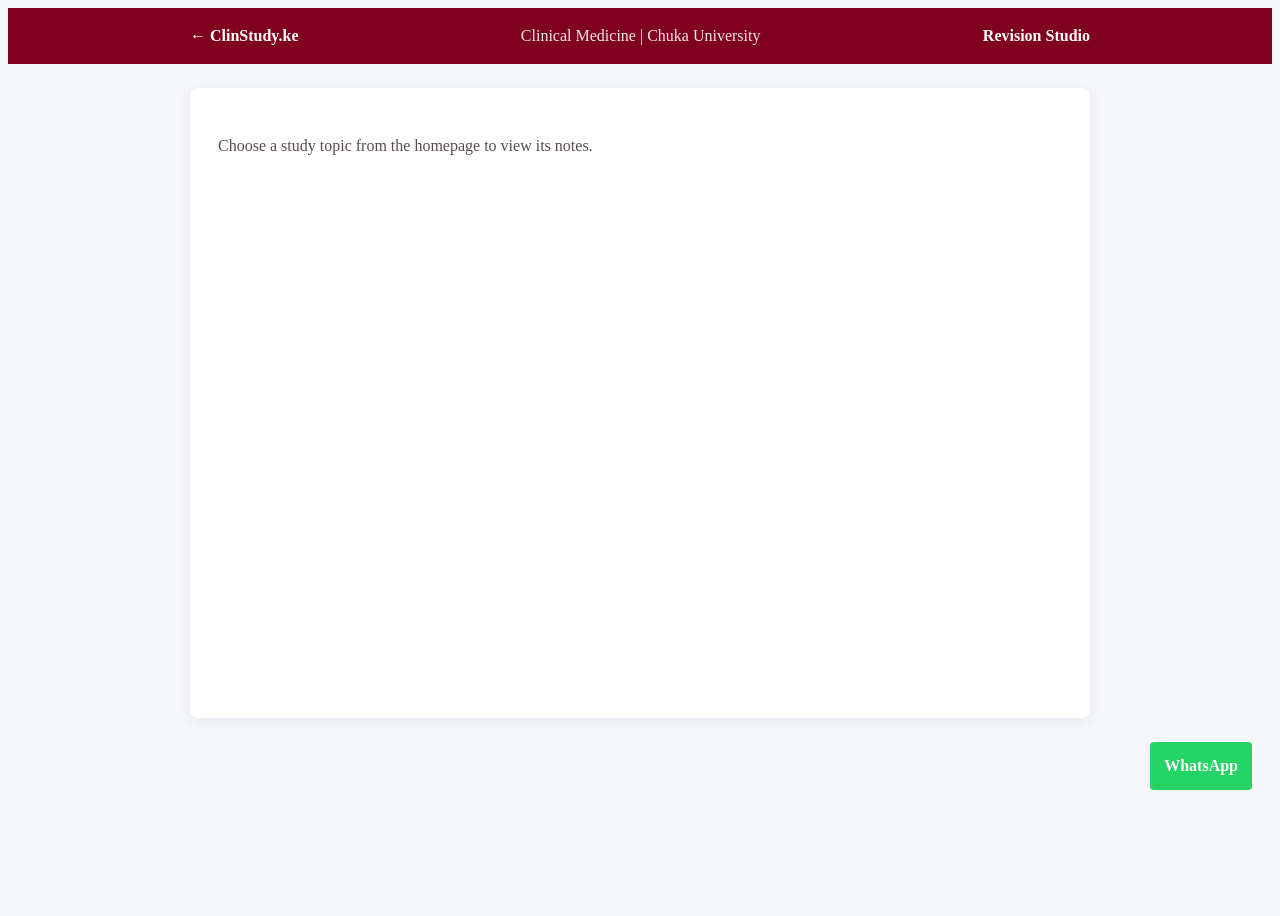
<file: topic.html>
<!DOCTYPE html>
<html lang="en">
<head>
  <meta charset="UTF-8">
  <meta name="viewport" content="width=device-width, initial-scale=1.0">
  <meta name="description" content="Clinical Medicine study notes and revision material from ClinStudy.ke.">
  <title>Study Notes | ClinStudy.ke</title>
  <link rel="stylesheet" href="styles.css">
</head>
<body class="notes-page">
  <header class="notes-header">
    <a href="index.html">← ClinStudy.ke</a>
    <span>Clinical Medicine | Chuka University</span>
    <a class="notes-revision-link" href="revision.html">Revision Studio</a>
  </header>
  <main class="notes-content">
    <p id="topic-status" class="topic-status" role="status">Loading study notes...</p>
    <article id="topic-content" hidden>
      <div class="topic-heading">
        <p id="topic-meta" class="topic-meta"></p>
        <h1 id="topic-title"></h1>
        <p id="topic-description" class="topic-description"></p>
      </div>
      <div id="topic-images" class="topic-images"></div>
      <div id="topic-sections"></div>
      <p class="study-notice">For study and revision only. Clinical decisions should follow current local guidelines and qualified supervision.</p>
    </article>
  </main>
  <a class="notes-whatsapp" href="https://wa.me/254792117442" aria-label="Contact ClinStudy on WhatsApp">WhatsApp</a>
  <script>
    const topicId = new URLSearchParams(window.location.search).get('topic');
    const statusElement = document.getElementById('topic-status');
    const contentElement = document.getElementById('topic-content');
    const sectionContainer = document.getElementById('topic-sections');

    function createTextElement(tagName, text, className) {
      const element = document.createElement(tagName);
      element.textContent = text;
      if (className) element.className = className;
      return element;
    }

    function renderList(items, className) {
      const list = document.createElement('ul');
      if (className) list.className = className;
      items.forEach((item) => list.append(createTextElement('li', item)));
      return list;
    }

    function renderTable(block) {
      const wrapper = document.createElement('div');
      wrapper.className = 'table-wrap';
      wrapper.tabIndex = 0;
      wrapper.setAttribute('role', 'region');
      wrapper.setAttribute('aria-label', `Scrollable table: ${block.headers.join(', ')}`);
      wrapper.addEventListener('keydown', (event) => {
        const scrollDistance = wrapper.clientWidth * 0.8;
        if (event.key === 'ArrowRight' || event.key === 'ArrowLeft') {
          event.preventDefault();
          wrapper.scrollBy({
            left: event.key === 'ArrowRight' ? scrollDistance : -scrollDistance,
            behavior: 'smooth'
          });
        } else if (event.key === 'Home' || event.key === 'End') {
          event.preventDefault();
          wrapper.scrollTo({
            left: event.key === 'End' ? wrapper.scrollWidth : 0,
            behavior: 'smooth'
          });
        }
      });
      const table = document.createElement('table');
      const thead = document.createElement('thead');
      const headerRow = document.createElement('tr');
      block.headers.forEach((header) => headerRow.append(createTextElement('th', header)));
      thead.append(headerRow);
      const tbody = document.createElement('tbody');
      block.rows.forEach((row) => {
        const tableRow = document.createElement('tr');
        row.forEach((cell) => tableRow.append(createTextElement('td', cell)));
        tbody.append(tableRow);
      });
      table.append(thead, tbody);
      wrapper.append(table);
      return wrapper;
    }

    function renderCallout(block) {
      const callout = document.createElement('aside');
      callout.className = `note-callout ${['highlight', 'danger', 'dose', 'mnemonic'].includes(block.tone) ? block.tone : 'highlight'}`;
      if (block.title) callout.append(createTextElement('h3', block.title));
      if (block.text) callout.append(createTextElement('p', block.text));
      if (block.items) callout.append(renderList(block.items));
      return callout;
    }

    function renderQuestions(block) {
      const group = document.createElement('div');
      group.className = 'revision-questions';
      block.items.forEach((item) => {
        const entry = document.createElement('div');
        entry.className = 'revision-question';
        const question = document.createElement('p');
        question.append(createTextElement('strong', 'Q: '), document.createTextNode(item.question));
        const answer = document.createElement('p');
        answer.append(createTextElement('strong', 'A: '), document.createTextNode(item.answer));
        entry.append(question, answer);
        group.append(entry);
      });
      return group;
    }

    function renderQuiz(block) {
      const details = document.createElement('details');
      details.className = 'notes-quiz';
      details.append(createTextElement('summary', block.question));
      details.append(createTextElement('p', block.answer));
      return details;
    }

    function renderBlock(block) {
      switch (block.type) {
        case 'paragraph':
          return createTextElement('p', block.text);
        case 'list':
          return renderList(block.items);
        case 'table':
          return renderTable(block);
        case 'callout':
          return renderCallout(block);
        case 'qa':
          return renderQuestions(block);
        case 'quiz':
          return renderQuiz(block);
        default:
          return null;
      }
    }

    function renderTopicImage(imageData) {
      const figure = document.createElement('figure');
      figure.className = 'topic-figure';
      const image = document.createElement('img');
      image.src = imageData.src;
      image.alt = imageData.alt;
      image.loading = 'lazy';
      image.decoding = 'async';
      image.addEventListener('error', () => { figure.hidden = true; }, { once: true });

      const caption = createTextElement('figcaption', imageData.caption);
      const credit = document.createElement('span');
      credit.className = 'image-credit';
      credit.append(document.createTextNode(`${imageData.credit} `));
      const sourceLink = createTextElement('a', 'Source');
      sourceLink.href = imageData.sourceUrl;
      sourceLink.target = '_blank';
      sourceLink.rel = 'noopener noreferrer';
      const licenseLink = createTextElement('a', imageData.license);
      licenseLink.href = imageData.licenseUrl;
      licenseLink.target = '_blank';
      licenseLink.rel = 'noopener noreferrer';
      credit.append(sourceLink, document.createTextNode(' | '), licenseLink);
      caption.append(document.createElement('br'), credit);
      figure.append(image, caption);
      return figure;
    }

    function renderTopic(topic) {
      document.title = `${topic.title} | ClinStudy.ke`;
      document.getElementById('topic-meta').textContent = `${topic.subject} | ${topic.level}`;
      document.getElementById('topic-title').textContent = topic.pageTitle;
      document.getElementById('topic-description').textContent = topic.description;
      const imageContainer = document.getElementById('topic-images');
      (topic.images || []).forEach((imageData) => imageContainer.append(renderTopicImage(imageData)));

      topic.sections.forEach((sectionData) => {
        const section = document.createElement('section');
        section.className = 'notes-section';
        section.id = `${topic.id}-${sectionData.heading.toLocaleLowerCase().normalize('NFKD').replace(/[^a-z0-9]+/g, '-').replace(/^-|-$/g, '')}`;
        section.append(createTextElement('h2', sectionData.heading));
        sectionData.blocks.forEach((block) => {
          const renderedBlock = renderBlock(block);
          if (renderedBlock) section.append(renderedBlock);
        });
        sectionContainer.append(section);
      });

      statusElement.hidden = true;
      contentElement.hidden = false;
    }

    async function loadTopic() {
      if (!topicId || !/^[a-z0-9-]+$/.test(topicId)) {
        statusElement.textContent = 'Choose a study topic from the homepage to view its notes.';
        return;
      }

      try {
        const response = await fetch(`topics/${topicId}.json`);
        if (!response.ok) throw new Error('Topic data could not be loaded.');
        const topic = await response.json();
        renderTopic(topic);
      } catch (error) {
        statusElement.textContent = 'Study notes could not be loaded. Open the site through a web server and try again.';
      }
    }

    loadTopic();
  </script>
</body>
</html>
</file>
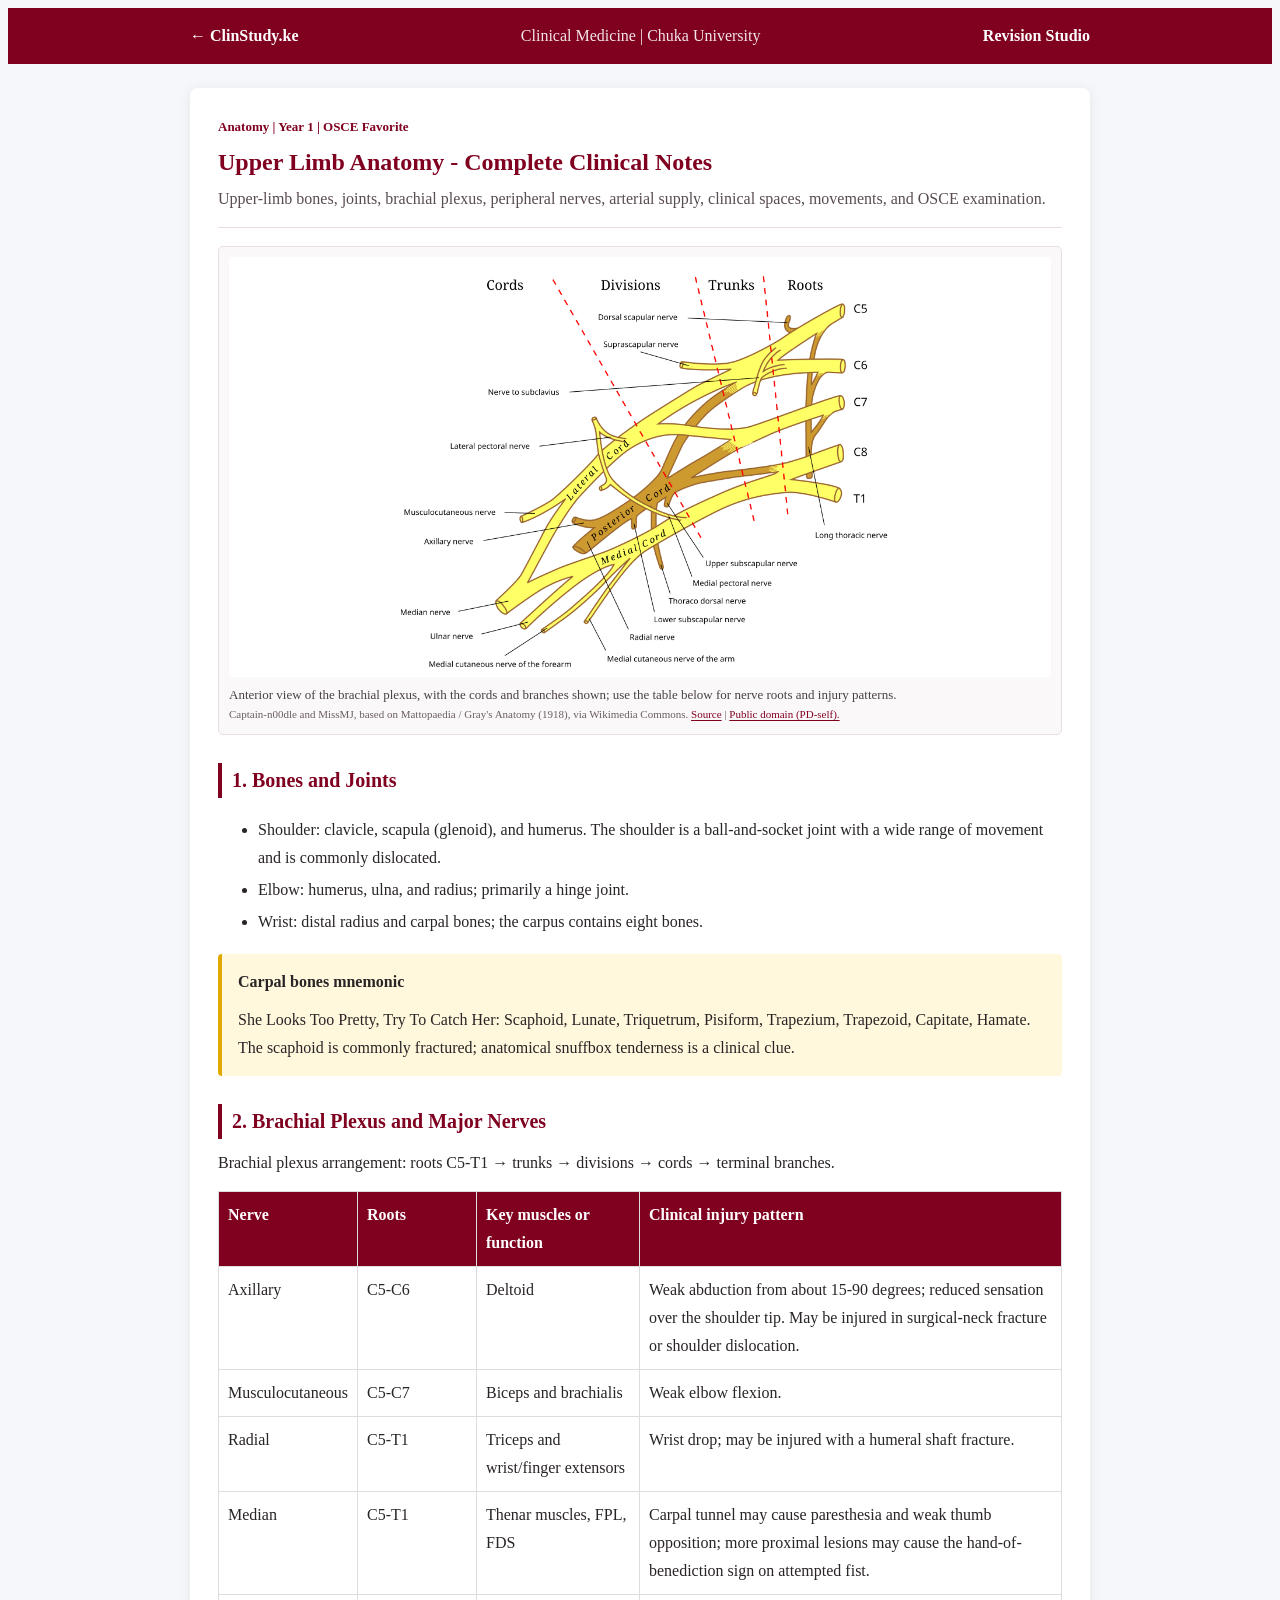
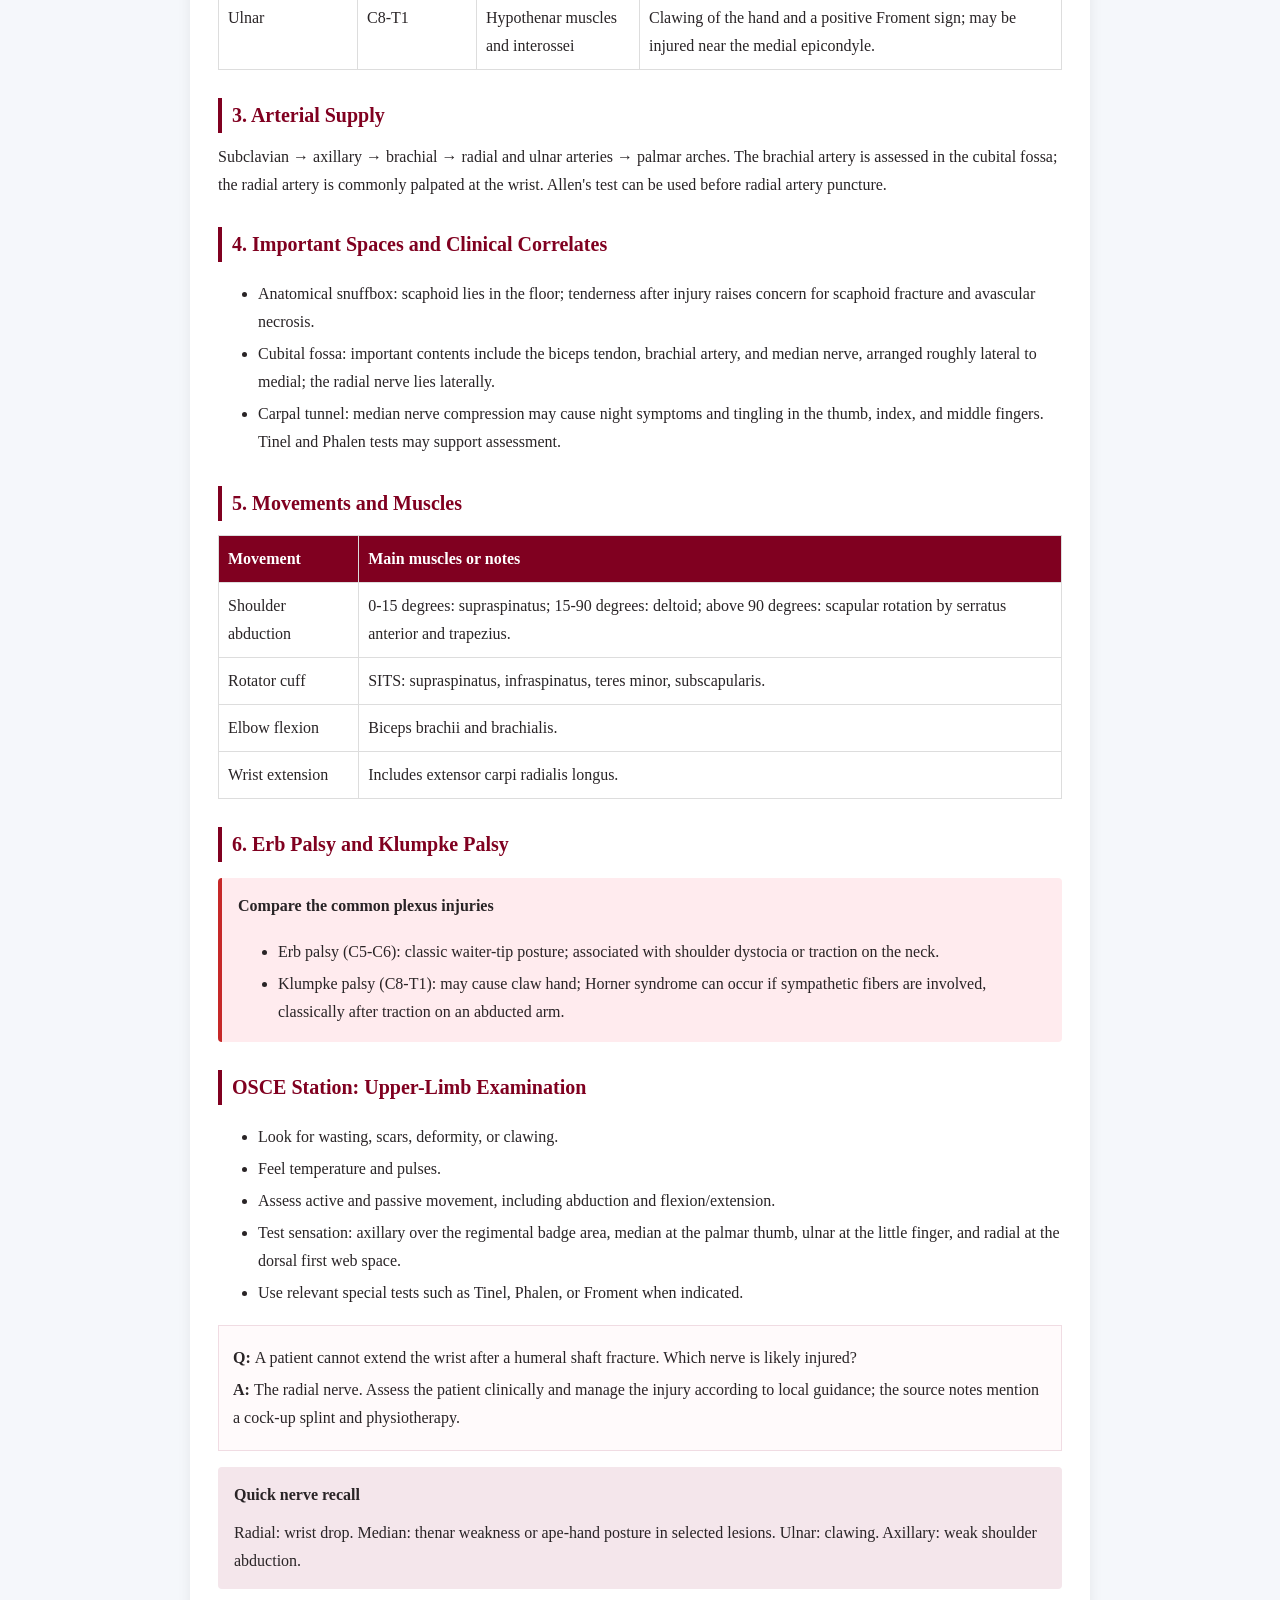
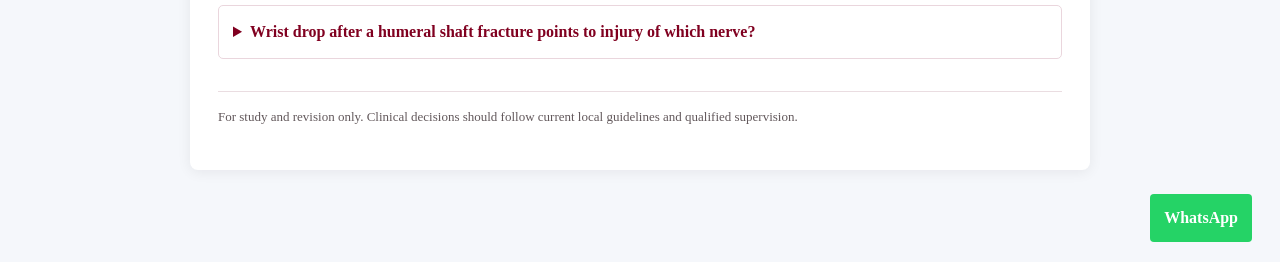
<file: upper-limb.html>
<!DOCTYPE html>
<html lang="en">
<head>
  <meta charset="UTF-8">
  <meta name="viewport" content="width=device-width, initial-scale=1.0">
  <meta http-equiv="refresh" content="0; url=topic.html?topic=upper-limb">
  <title>Upper Limb Notes | ClinStudy.ke</title>
</head>
<body>
  <p>Opening the <a href="topic.html?topic=upper-limb">Upper Limb study notes</a>...</p>
  <script>window.location.replace('topic.html?topic=upper-limb');</script>
</body>
</html>
</file>
<file: styles.css>
.coverage {
  margin-top: 16px;
  padding-top: 12px;
  border-top: 1px solid #e5eaf1;
}

.coverage h4 {
  margin: 0 0 8px;
  color: #333;
  font-size: 14px;
}

.coverage ul {
  margin: 0;
  padding-left: 19px;
  color: #555;
  font-size: 13px;
}

.coverage li {
  padding: 2px 0;
}

.revision-section {
  max-width: 1100px;
  margin: 32px auto;
  padding: 0 15px;
}

.revision-section h2 {
  margin: 0 0 14px;
  color: #800020;
  font-size: 22px;
}

.revision-grid {
  display: grid;
  grid-template-columns: repeat(3, minmax(0, 1fr));
  gap: 14px;
  align-items: start;
}

.recall-card {
  overflow: hidden;
  border: 1px solid #ead6dd;
  border-radius: 6px;
  background: white;
  box-shadow: 0 2px 10px rgba(50, 20, 30, 0.06);
}

.recall-card summary {
  padding: 16px;
  color: #33292c;
  font-weight: bold;
  cursor: pointer;
}

.recall-card summary::marker {
  color: #800020;
}

.recall-topic {
  display: block;
  margin-bottom: 8px;
  color: #800020;
  font-size: 12px;
}

.recall-answer {
  padding: 0 16px 16px;
  color: #4e4648;
  font-size: 14px;
}

.recall-answer p {
  margin: 0 0 8px;
}

.recall-answer a {
  color: #800020;
  font-weight: bold;
  text-decoration-thickness: 1px;
  text-underline-offset: 3px;
}

.recall-card summary:focus-visible,
.recall-answer a:focus-visible {
  outline: 3px solid #c77f96;
  outline-offset: 2px;
}

.course-map {
  max-width: 1100px;
  margin: 38px auto;
  padding: 0 15px;
}

.course-map-heading {
  display: flex;
  align-items: end;
  justify-content: space-between;
  flex-wrap: wrap;
  gap: 12px 24px;
  padding-bottom: 12px;
  border-bottom: 1px solid #ead6dd;
}

.course-map-kicker {
  margin: 0;
  color: #755563;
  font-size: 11px;
  font-weight: bold;
}

.course-map-heading h2 {
  margin: 4px 0 0;
  color: #800020;
  font-size: 22px;
}

.course-map-legend {
  display: flex;
  flex-wrap: wrap;
  gap: 7px;
}

.map-status {
  display: inline-block;
  flex: 0 0 auto;
  padding: 3px 7px;
  border-radius: 3px;
  font-size: 11px;
  font-weight: bold;
  text-decoration: none;
}

.map-status.available {
  background: #e5f2e8;
  color: #235b35;
}

.map-status.available:hover {
  text-decoration: underline;
  text-underline-offset: 2px;
}

.map-status.study-available {
  background: #f4e6eb;
  color: #800020;
}

.map-status.outline {
  background: #f1edf0;
  color: #645761;
}

.course-map-note {
  max-width: 900px;
  margin: 12px 0 18px;
  color: #5c5256;
  font-size: 13px;
}

.course-map-group {
  margin: 8px 0;
  border: 1px solid #eadde1;
  border-radius: 5px;
  background: white;
}

.course-map-group > summary {
  padding: 12px 15px;
  color: #4b2632;
  font-weight: bold;
  cursor: pointer;
}

.course-map-group > summary::marker {
  color: #800020;
}

.course-map-group > summary:focus-visible,
.course-map-subject a:focus-visible {
  outline: 3px solid #c77f96;
  outline-offset: 2px;
}

.course-map-topics {
  display: grid;
  grid-template-columns: repeat(2, minmax(0, 1fr));
  gap: 0 22px;
  padding: 0 15px 15px;
}

.course-map-subject {
  min-width: 0;
  padding-top: 10px;
}

.course-map-subject h3 {
  margin: 0 0 5px;
  color: #800020;
  font-size: 14px;
}

.course-map-subject ul {
  margin: 0;
  padding: 0;
  list-style: none;
}

.course-map-subject li {
  display: block;
  padding: 6px 0;
  border-top: 1px solid #f1e9ec;
  color: #4e4648;
  font-size: 13px;
}

.course-map-subject li[hidden] {
  display: none;
}

.course-map-item-row {
  display: flex;
  align-items: start;
  justify-content: space-between;
  gap: 10px;
}

.course-map-item-row > :first-child {
  min-width: 0;
}

.course-map-topic-link {
  min-width: 0;
  color: #4e4648;
  text-decoration-thickness: 1px;
  text-underline-offset: 3px;
}

.course-map-topic-link:hover {
  color: #800020;
}

.course-map-topic-link:focus-visible,
.course-map-note-link:focus-visible {
  outline: 3px solid #c77f96;
  outline-offset: 2px;
}

.course-map-note-link {
  display: inline-block;
  margin: 5px 0 0 2px;
  color: #800020;
  font-size: 12px;
  font-weight: bold;
  text-underline-offset: 2px;
}

.course-map-note-details {
  margin: 5px 0 0 2px;
  padding-left: 9px;
  border-left: 2px solid #ead6dd;
}

.course-map-note-details summary {
  width: fit-content;
  color: #755563;
  font-size: 12px;
  cursor: pointer;
  text-underline-offset: 2px;
}

.course-map-note-details summary:focus-visible {
  outline: 3px solid #c77f96;
  outline-offset: 2px;
}

.course-map-note-details p {
  margin: 5px 0 3px;
  color: #51474b;
  font-size: 13px;
  line-height: 1.55;
}

.course-map-loading {
  color: #65585c;
  font-size: 14px;
}

@media (max-width: 720px) {
  .revision-grid {
    grid-template-columns: 1fr;
  }

  .course-map-topics {
    grid-template-columns: 1fr;
  }
}

.notes-page {
  min-height: 100vh;
  background: #f5f7fb;
  color: #292426;
  line-height: 1.75;
}

.notes-header {
  position: sticky;
  top: 0;
  z-index: 5;
  display: flex;
  justify-content: space-between;
  gap: 16px;
  padding: 14px max(18px, calc((100% - 900px) / 2));
  background: #800020;
  color: white;
}

.notes-header a {
  color: white;
  font-weight: bold;
  text-decoration: none;
}

.notes-revision-link {
  white-space: nowrap;
}

.notes-header span {
  opacity: 0.9;
  text-align: right;
}

.notes-content {
  box-sizing: border-box;
  max-width: 900px;
  min-height: 70vh;
  margin: 24px auto;
  padding: 28px;
  border-radius: 8px;
  background: white;
  box-shadow: 0 2px 14px rgba(35, 20, 24, 0.07);
}

.topic-status {
  color: #594c50;
}

.topic-heading {
  padding-bottom: 14px;
  border-bottom: 1px solid #eadde1;
}

.topic-meta {
  margin: 0;
  color: #800020;
  font-size: 13px;
  font-weight: bold;
}

.topic-heading h1 {
  margin: 8px 0;
  color: #800020;
  line-height: 1.25;
}

.topic-description {
  margin: 0;
  color: #594c50;
}

.topic-images {
  display: grid;
  grid-template-columns: repeat(auto-fit, minmax(min(100%, 300px), 1fr));
  gap: 16px;
  margin: 18px 0 24px;
}

.topic-figure {
  min-width: 0;
  margin: 0;
  padding: 10px;
  border: 1px solid #eadde1;
  border-radius: 5px;
  background: #fbf8f9;
}

.topic-figure img {
  display: block;
  width: 100%;
  max-height: 420px;
  object-fit: contain;
  background: white;
}

.topic-figure figcaption {
  margin-top: 8px;
  color: #494044;
  font-size: 13px;
  line-height: 1.5;
}

.image-credit {
  color: #6a5d62;
  font-size: 11px;
}

.image-credit a {
  color: #800020;
  text-underline-offset: 2px;
}

.notes-section h2 {
  margin: 28px 0 10px;
  padding-left: 10px;
  border-left: 4px solid #800020;
  color: #800020;
  font-size: 20px;
}

.notes-section h3 {
  margin: 0 0 8px;
  color: inherit;
  font-size: 16px;
}

.notes-section p {
  margin: 10px 0;
}

.notes-section li {
  padding: 2px 0;
}

.table-wrap {
  max-width: 100%;
  overflow-x: auto;
  overflow-y: hidden;
  margin: 14px 0;
  -webkit-overflow-scrolling: touch;
  overscroll-behavior-x: contain;
  scroll-behavior: smooth;
  scrollbar-color: #b88b99 #f7edf0;
  scrollbar-width: thin;
}

.table-wrap:focus-visible {
  outline: 3px solid #c77f96;
  outline-offset: 2px;
}

.notes-section table {
  width: 100%;
  border-collapse: collapse;
}

.notes-section th,
.notes-section td {
  min-width: 100px;
  padding: 9px;
  border: 1px solid #ddd;
  text-align: left;
  vertical-align: top;
}

.notes-section th {
  background: #800020;
  color: white;
}

.note-callout {
  margin: 16px 0;
  padding: 14px 16px;
  border-radius: 4px;
}

.note-callout p:last-child,
.note-callout ul:last-child {
  margin-bottom: 0;
}

.note-callout.highlight {
  background: #f4e6eb;
}

.note-callout.danger {
  border-left: 4px solid #c62828;
  background: #ffebee;
}

.note-callout.dose {
  border: 1px solid #a5d6a7;
  background: #e8f5e9;
}

.note-callout.mnemonic {
  border-left: 4px solid #e0a800;
  background: #fff8dc;
}

.revision-questions {
  padding: 14px;
  border: 1px solid #f0dce3;
  background: #fffafb;
}

.revision-question + .revision-question {
  margin-top: 14px;
  padding-top: 12px;
  border-top: 1px solid #eadde1;
}

.revision-question p {
  margin: 4px 0;
}

.notes-quiz {
  margin: 14px 0;
  padding: 12px 14px;
  border: 1px solid #ead6dd;
  border-radius: 5px;
}

.notes-quiz summary {
  color: #800020;
  font-weight: bold;
  cursor: pointer;
}

.notes-quiz p {
  margin-bottom: 0;
}

.study-notice {
  margin-top: 32px;
  padding-top: 14px;
  border-top: 1px solid #eadde1;
  color: #62585b;
  font-size: 13px;
}

.notes-whatsapp {
  display: table;
  margin: 16px 20px 20px auto;
  padding: 10px 14px;
  border-radius: 4px;
  background: #25d366;
  color: white;
  font-weight: bold;
  text-decoration: none;
}

.revision-page {
  box-sizing: border-box;
  max-width: 940px;
  margin: 0 auto;
  padding: 28px 20px 36px;
}

.revision-heading {
  display: flex;
  align-items: end;
  justify-content: space-between;
  gap: 18px;
  margin-bottom: 20px;
}

.revision-heading h1 {
  margin: 5px 0 0;
  color: #800020;
  font-size: 28px;
}

.revision-home-link,
.source-link {
  color: #800020;
  font-weight: bold;
  text-underline-offset: 3px;
}

.revision-controls {
  display: flex;
  align-items: end;
  flex-wrap: wrap;
  gap: 10px;
  padding: 14px 0;
  border-top: 1px solid #eadde1;
  border-bottom: 1px solid #eadde1;
}

.revision-filter {
  display: grid;
  gap: 4px;
  min-width: 190px;
  color: #4b2632;
  font-size: 13px;
  font-weight: bold;
}

.revision-filter select,
.answer-input-label + textarea {
  min-height: 42px;
  padding: 8px 10px;
  border: 1px solid #c9aab4;
  border-radius: 5px;
  background: white;
  color: #292426;
  font: inherit;
}

.revision-mode {
  display: inline-flex;
  overflow: hidden;
  border: 1px solid #800020;
  border-radius: 5px;
}

.revision-mode button,
.revision-secondary,
.revision-primary,
.bookmark-button {
  min-height: 42px;
  padding: 8px 13px;
  border: 0;
  background: white;
  color: #800020;
  font: inherit;
  font-weight: bold;
  cursor: pointer;
}

.revision-mode button[aria-pressed="true"],
.revision-primary {
  background: #800020;
  color: white;
}

.revision-secondary,
.bookmark-button {
  border: 1px solid #c9aab4;
  border-radius: 5px;
}

.revision-secondary[aria-pressed="true"],
.bookmark-button[aria-pressed="true"] {
  background: #f4e6eb;
}

.revision-secondary:disabled {
  opacity: 0.5;
  cursor: not-allowed;
}

.revision-controls button:focus-visible,
.study-actions button:focus-visible,
.revision-navigation button:focus-visible,
.revision-filter select:focus-visible,
.answer-input-label + textarea:focus-visible {
  outline: 3px solid #c77f96;
  outline-offset: 2px;
}

.revision-progress {
  display: grid;
  grid-template-columns: 1fr auto;
  gap: 4px 16px;
  align-items: center;
  padding: 14px 0;
  color: #594c50;
  font-size: 13px;
}

.revision-progress p {
  margin: 0;
}

.revision-progress progress {
  grid-column: 1 / -1;
  width: 100%;
  height: 8px;
  accent-color: #800020;
}

.study-card,
.revision-empty {
  padding: 24px;
  border: 1px solid #ead6dd;
  border-radius: 6px;
  background: white;
  box-shadow: 0 2px 12px rgba(35, 20, 24, 0.06);
}

.study-card-meta {
  display: flex;
  align-items: center;
  justify-content: space-between;
  gap: 12px;
}

.card-type {
  color: #65585c;
  font-size: 12px;
}

.study-card h2 {
  margin: 20px 0;
  color: #33292c;
  font-size: 22px;
}

.answer-input-label {
  display: block;
  margin: 0 0 5px;
  color: #4b2632;
  font-size: 13px;
  font-weight: bold;
}

.answer-input-label + textarea {
  box-sizing: border-box;
  width: 100%;
  resize: vertical;
}

.card-answer {
  margin: 16px 0;
  padding: 14px;
  border-left: 4px solid #800020;
  background: #f4e6eb;
}

.card-source {
  margin: 14px 0 4px;
  color: #62585b;
  font-size: 13px;
}

.study-actions,
.revision-navigation {
  display: flex;
  align-items: center;
  flex-wrap: wrap;
  gap: 9px;
  margin-top: 14px;
}

.study-actions .revision-primary {
  border-radius: 5px;
}

.source-link {
  display: inline-block;
  margin-top: 16px;
}

.revision-navigation {
  justify-content: space-between;
}

.revision-empty h2 {
  margin-top: 0;
  color: #800020;
  font-size: 19px;
}

.revision-empty p {
  margin-bottom: 0;
}

.revision-status {
  min-height: 1.5em;
  color: #594c50;
  font-size: 13px;
}

.guideline-note {
  margin: 24px 0 0;
  padding-top: 14px;
  border-top: 1px solid #eadde1;
  color: #62585b;
  font-size: 13px;
}

.guideline-note a {
  color: #800020;
  font-weight: bold;
}

.curriculum-content {
  max-width: 900px;
}

.curriculum-actions {
  display: flex;
  align-items: center;
  flex-wrap: wrap;
  gap: 12px;
  margin-top: 22px;
}

.curriculum-actions button {
  border-radius: 5px;
}

.curriculum-actions button:focus-visible,
.curriculum-navigation a:focus-visible,
.curriculum-navigation select:focus-visible {
  outline: 3px solid #c77f96;
  outline-offset: 2px;
}

.curriculum-navigation {
  display: flex;
  align-items: center;
  flex-wrap: wrap;
  gap: 10px;
  margin-top: 22px;
  padding-top: 16px;
  border-top: 1px solid #eadde1;
}

.curriculum-navigation a {
  display: inline-flex;
  align-items: center;
  text-decoration: none;
}

.curriculum-navigation a[hidden] {
  display: none;
}

.curriculum-navigation label {
  color: #4b2632;
  font-size: 13px;
  font-weight: bold;
}

.curriculum-navigation select {
  min-width: min(100%, 220px);
  min-height: 42px;
  padding: 8px 10px;
  border: 1px solid #c9aab4;
  border-radius: 5px;
  background: white;
  color: #292426;
  font: inherit;
}

.curriculum-disclaimer {
  margin: 24px 0 0;
  padding-top: 14px;
  border-top: 1px solid #eadde1;
  color: #62585b;
  font-size: 13px;
}

@media (max-width: 600px) {
  .notes-header {
    flex-wrap: wrap;
    padding: 12px 16px;
  }

  .notes-header span {
    width: 100%;
    text-align: left;
    font-size: 13px;
  }

  .notes-content {
    margin: 12px;
    padding: 18px;
  }

  .notes-section th,
  .notes-section td {
    min-width: 120px;
    padding: 8px;
  }

  .revision-page {
    padding: 22px 14px 30px;
  }

  .revision-heading {
    align-items: start;
    flex-direction: column;
  }

  .revision-controls {
    align-items: stretch;
  }

  .revision-filter {
    flex-basis: 100%;
  }

  .revision-mode {
    flex: 1;
  }

  .revision-mode button {
    flex: 1;
  }

  .study-card,
  .revision-empty {
    padding: 18px;
  }

  .study-card h2 {
    font-size: 19px;
  }
}
</file>
